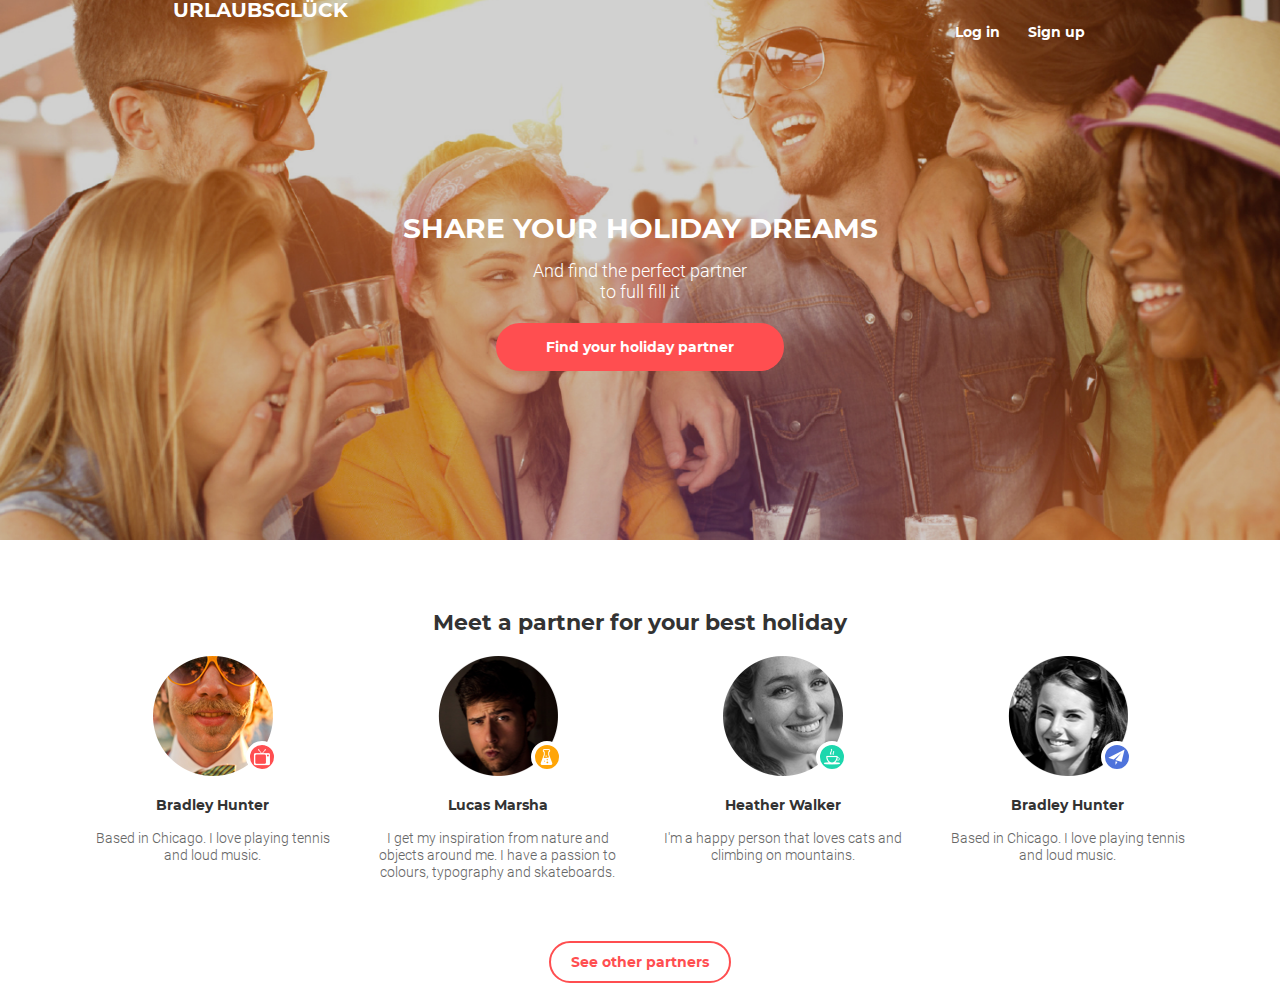
<file: module--9/index.html>
<!DOCTYPE html>
<html lang="en">
<head>
  <meta charset="UTF-8">
  <meta name="viewport" content="width=device-width, initial-scale=1.0">
  <title>Homework9</title>
  <link rel="stylesheet" href="css/fonts.css">
  <link rel="stylesheet" href="css/reset.css">
  <link rel="stylesheet" href="css/bootstrap-grid.css">
  <link rel="stylesheet" href="css/style.css">
</head>
<body>
  <!-- START HEADER -->
  <div class="cover">
  <div class="container my_cont header">
        <div class="row my_row_header flex-reverse">
          <div class="col-12 col-md-4 my_col">
            <a class="logo" href="">URLAUBSGLÜCK</a>
          </div>
            <div class="col-12 col-md-4 my_col my_col_header">
                      <a class="item_link" href="">Log in</a>
                      <a class="item_link" href="">Sign up</a>
            </div>
        </div>
<!-- HOLIDAY -->
        <div class="row my_row">
            <div class="col-12 col-md-8 my_col">
                  <h2 class="after_header_title">Share Your Holiday Dreams</h2>
                  <p class="after_header_sub_title">And find the perfect partner to full fill it</p>
                <button class="find_holiday">Find your holiday partner</button>
              </div>
              </div>
            </div>
    </div>
    <!-- Partner -->
    <div class="container">
        <div class="row my_row">
          <div class="col-12 my_col">
            <h2 class="partner_title">Meet a partner for your best holiday</h2>
          </div>
        </div>
          <div class="row my_row">
              <div class="col_item col-12 col-md-5 col-lg-3 my_col">
                    <div class="avatar_tv">
                        <img src="img/Layer 6.png" alt="" width="120" height="120">
                      </div>
                  <p class="partner_name">Bradley Hunter</p>
                  <p class="partner_about">Based in Chicago. I love playing tennis and loud music.</p>
              </div>
              <div class="col_item col-12 col-md-5 col-lg-3 my_col">
                      <div class="avatar_colb">
                        <img src="img/Layer 8.png" alt="" width="120" height="120">
                      </div>
                      <p class="partner_name">Lucas Marsha</p>
                       <p class="partner_about">I get my inspiration from nature and objects around me. I have a passion to colours, typography and skateboards.</p>
                      </div>
                      <div class="col_item col-12 col-md-5 col-lg-3 my_col">
                      <div class="avatar_cup">
                          <img src="img/Layer 7.png" alt="" width="120" height="120">
                      </div>
                      <p class="partner_name">Heather Walker</p>
                      <p class="partner_about">I'm a happy person that loves cats and climbing on mountains.</p>
                    </div>
                    <div class="col_item col-12 col-md-5 col-lg-3 my_col">
                      <div class="avatar_letter">
                          <img src="img/Layer 9.png" alt="" width="120" height="120">
                      </div>
                      <p class="partner_name">Bradley Hunter</p>
                      <p class="partner_about">Based in Chicago. I love playing tennis and loud music.</p>
                    </div>    
      </div>
    </div>
    <div class="row my_row">
      <div class="col-12 my_col">
        <button class="see_other">See other partners</button>
      </div>
    </div>
</body>
</html>
</file>
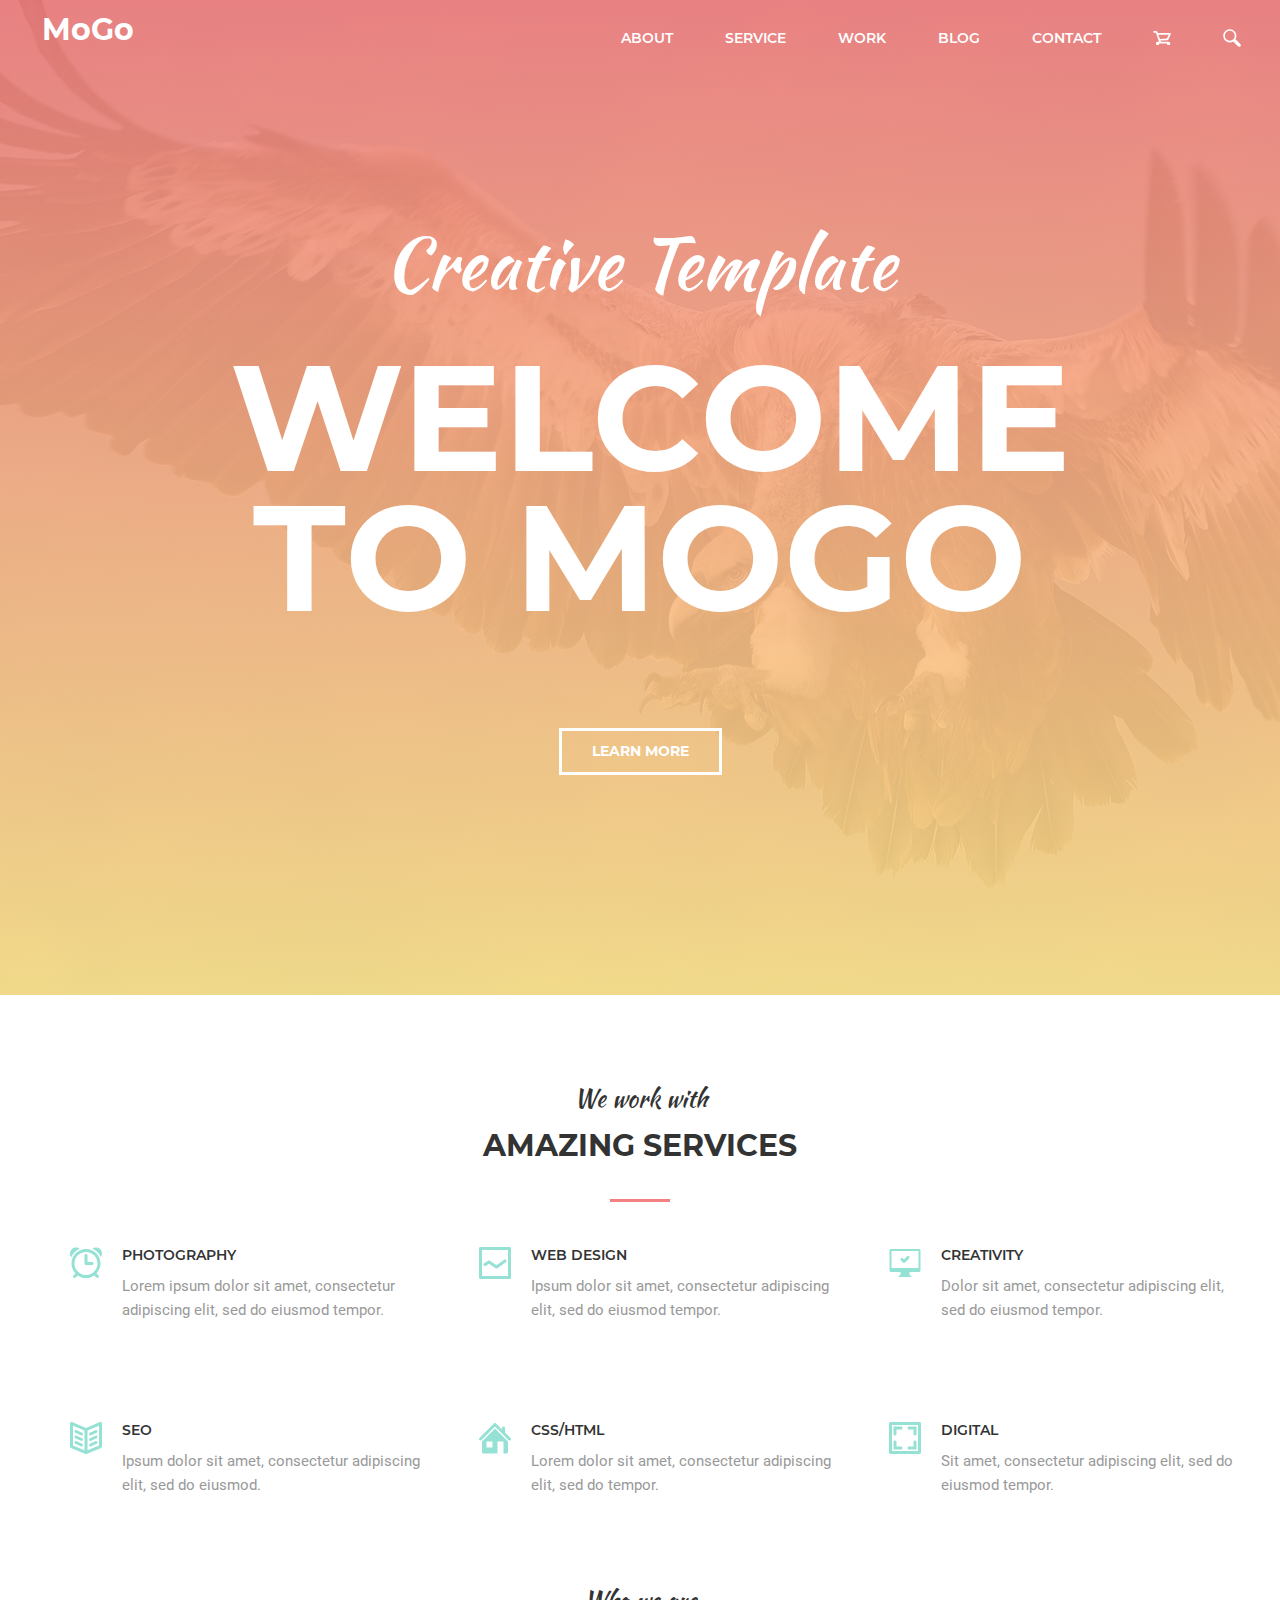
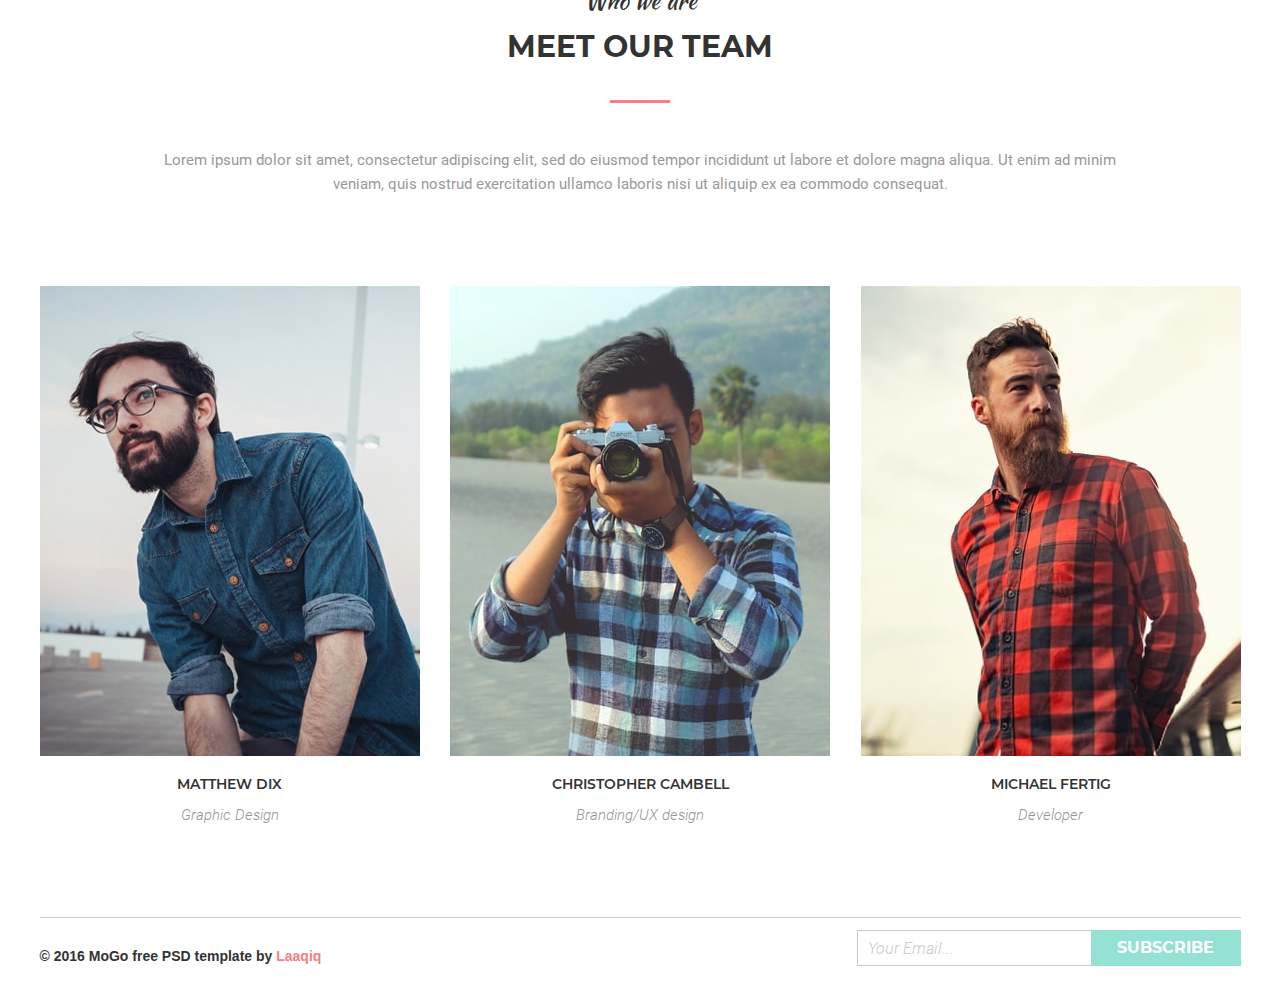
<file: module-10/index.html>
<!DOCTYPE html>
<html lang="en">
<head>
    <meta charset="UTF-8">
    <meta name="viewport" content="width=device-width, initial-scale=1.0">
    <title>Homework10</title>
    <link rel="stylesheet" href="css/normalize.css">
    <link rel="stylesheet" href="css/fonts.css">
    <link rel="stylesheet" href="css/style.css">
</head>
<body>
    <!-- START HEADER -->
    
    <header class="header">
        <div class="cover">
        <div class="container"> 
            <nav class="nav">
                <a class="nav__logo link" href="">MoGo</a>
                <ul class="nav__list list">
                    <li class="nav__item">
                        <a class="nav__link link" href="">About</a>
                    </li>
                    <li class="nav__item">
                        <a class="nav__link link" href="">Service</a>
                    </li>
                    <li class="nav__item">
                        <a class="nav__link link" href="">Work</a>
                    </li>
                    <li class="nav__item">
                        <a class="nav__link link" href="">Blog</a>
                    </li>
                    <li class="nav__item">
                        <a class="nav__link link" href="">Contact</a>
                    </li>
                    <li class="nav__item">
                        <a class="nav__linka" href="">
                            <svg width="18" height="18">
                                <use xlink:href="icons/symbol-defs.svg#icon_cart"></use>    
                            </svg>
                        </a>
                    </li>
                    <li class="nav__item">
                        <a class="nav__linka" href="">
                            <svg width="18" height="18">
                                <use xlink:href="icons/symbol-defs.svg#icon_glass"></use>    
                            </svg>
                        </a>
                    </li>
                </ul>
            </nav>
        
    <!-- END HEADER -->
   
        <!-- START WELCOME -->
        <section class="section section__welcome">
            <div class="container">
                <h2 class="section__title--welcome section__title"><span class="section__span-welcome section__span-title">Creative Template </span>Welcome to mogo</h2>
                <button class="section__btn">Learn more</button>
            </div>
        </section>
        </div>
        </div>
    </header>
        <!-- END WELCOME -->
        <main>    
        <!-- START SERVICE -->
        <section class="section">
            <div class="container">
                <h2 class="section__title"><span class="section__span section__span-title">We work with </span>Amazing Services</h2>
                <ul class="section__list list">
                    <li class="section__item section__item--service">
                        <div class="section__icon">
                            <svg width="32" height="32">
                                <use xlink:href="icons/symbol-defs.svg#icon_clock"></use>
                            </svg>
                        </div>
                        <h3 class="section__item-title">Photography</h3>
                        <p class="section__item-about about">Lorem ipsum dolor sit amet, consectetur adipiscing elit, sed do eiusmod tempor.</p>
                    </li>
                    <li class="section__item section__item--service">
                        <div class="section__icon">
                            <svg width="32" height="32">
                                <use xlink:href="icons/symbol-defs.svg#icon_graph"></use>
                            </svg>
                        </div>
                        <h3 class="section__item-title">Web Design</h3>
                        <p class="section__item-about about">Ipsum dolor sit amet, consectetur adipiscing elit, sed do eiusmod tempor.</p>
                    </li>
                    <li class="section__item section__item--service">
                        <div class="section__icon">
                            <svg width="32" height="32">
                                <use xlink:href="icons/symbol-defs.svg#icon_computer"></use>
                            </svg>
                        </div>
                        <h3 class="section__item-title">Creativity</h3>
                        <p class="section__item-about about">Dolor sit amet, consectetur adipiscing elit, sed do eiusmod tempor.</p>
                    </li>
                    <li class="section__item section__item--service">
                        <div class="section__icon">
                            <svg width="32" height="32">
                                <use xlink:href="icons/symbol-defs.svg#icon_book"></use>
                            </svg>
                        </div>
                        <h3 class="section__item-title">Seo</h3>
                        <p class="section__item-about about">Ipsum dolor sit amet, consectetur adipiscing elit, sed do eiusmod.</p>
                    </li>
                    <li class="section__item section__item--service">
                        <div class="section__icon">
                            <svg width="32" height="32">
                                <use xlink:href="icons/symbol-defs.svg#icon_house"></use>
                            </svg>
                        </div>
                        <h3 class="section__item-title">Css/Html</h3>
                        <p class="section__item-about about">Lorem dolor sit amet, consectetur adipiscing elit, sed do tempor.</p>
                    </li>
                    <li class="section__item section__item--service">
                        <div class="section__icon">
                            <svg width="32" height="32">
                                <use xlink:href="icons/symbol-defs.svg#icon_digital"></use>
                            </svg>
                        </div>
                        <h3 class="section__item-title">Digital</h3>
                        <p class="section__item-about about">Sit amet, consectetur adipiscing elit, sed do eiusmod tempor.</p>
                    </li>
                </ul>
            </div>
        </section>
        <!-- END SERVICE -->

        <!-- START MEET OUR TEAM -->
        <section class="section">
            <div class="container">
                <h2 class="section__title"><span class="section__span-title">Who we are </span>Meet our team</h2>
                <p class="section__about about">Lorem ipsum dolor sit amet, consectetur adipiscing elit, sed do eiusmod tempor incididunt ut labore et dolore magna aliqua. Ut enim ad minim veniam, quis nostrud exercitation ullamco laboris nisi ut aliquip ex ea commodo consequat.</p>
                <ul class="section__list--team list">
                    <li class="section__item--team">
                        <div class="section__item-avatar-wrap">
                                <img class="section__item-avatar" srcset="img/Layer16.jpg 380w, img/Layer16@2x.jpg 760w" 
                                sizes="380px"
                                src="img/Layer16.jpg"
                                alt="" height="470">
                            <div class="section__social-wrap">
                                <ul class="section__social-list list">
                                    <li class="section__social-item">
                                        <a class="section__social-link" href="">
                                            <svg class="section__social-icon" width="26" height="26">
                                                <use xlink:href="icons/symbol-defs.svg#icon_facebook"></use>
                                            </svg>
                                        </a>
                                    </li>
                                    <li class="section__social-item">
                                        <a class="section__social-link" href="">
                                            <svg width="26" height="22">
                                                <use xlink:href="icons/symbol-defs.svg#icon_twitter"></use>
                                            </svg>
                                        </a>
                                    </li>
                                    <li class="section__social-item">
                                        <a class="section__social-link" href="">
                                            <svg width="26" height="26">
                                                <use xlink:href="icons/symbol-defs.svg#icon_pinterest"></use>
                                            </svg>
                                        </a>
                                    </li>
                                    <li class="section__social-item">
                                        <a class="section__social-link" href="">
                                            <svg width="26" height="26">
                                                <use xlink:href="icons/symbol-defs.svg#icon_instagram"></use>
                                            </svg>
                                        </a>
                                    </li>     
                                </ul>
                            </div>
                        </div>
                        <h3 class="section__item-name">Matthew Dix</h3>
                        <p class="section__item-position about">Graphic Design</p>
                    </li>
                    <li class="section__item">
                        <div class="section__item-avatar-wrap">
                                <img class="section__item-avatar" srcset="img/Layer19.jpg 380w, img/Layer19@2x.jpg 760w" 
                                sizes="380px"
                                src="img/Layer19.jpg"
                                alt="" height="470">
                            <div class="section__social-wrap">
                                <ul class="section__social-list list">
                                    <li class="section__social-item">
                                        <a class="section__social-link" href="">
                                            <svg class="section__social-icon" width="26" height="26">
                                                <use xlink:href="icons/symbol-defs.svg#icon_facebook"></use>
                                            </svg>
                                        </a>
                                    </li>
                                    <li class="section__social-item">
                                        <a class="section__social-link" href="">
                                            <svg width="26" height="22">
                                                <use xlink:href="icons/symbol-defs.svg#icon_twitter"></use>
                                            </svg>
                                        </a>
                                    </li>
                                    <li class="section__social-item">
                                        <a class="section__social-link" href="">
                                            <svg width="26" height="26">
                                                <use xlink:href="icons/symbol-defs.svg#icon_pinterest"></use>
                                            </svg>
                                        </a>
                                    </li>
                                    <li class="section__social-item">
                                        <a class="section__social-link" href="">
                                            <svg width="26" height="26">
                                                <use xlink:href="icons/symbol-defs.svg#icon_instagram"></use>
                                            </svg>
                                        </a>
                                    </li>     
                                </ul>
                            </div>
                        </div>
                        <h3 class="section__item-name">Christopher Cambell</h3>
                        <p class="section__item-position about">Branding/UX design</p>
                    </li>
                    <li class="section__item">
                        <div class="section__item-avatar-wrap">
                                <img class="section__item-avatar" srcset="img/Layer18.jpg 380w, img/Layer19@2x.jpg 760w" 
                                sizes="380px"
                                src="img/Layer18.jpg"
                                alt="" height="470">
                            <div class="section__social-wrap">
                                <ul class="section__social-list list">
                                    <li class="section__social-item">
                                        <a class="section__social-link" href="">
                                            <svg class="section__social-icon" width="26" height="26">
                                                <use xlink:href="icons/symbol-defs.svg#icon_facebook"></use>
                                            </svg>
                                        </a>
                                    </li>
                                    <li class="section__social-item">
                                        <a class="section__social-link" href="">
                                            <svg width="26" height="22">
                                                <use xlink:href="icons/symbol-defs.svg#icon_twitter"></use>
                                            </svg>
                                        </a>
                                    </li>
                                    <li class="section__social-item">
                                        <a class="section__social-link" href="">
                                            <svg width="26" height="26">
                                                <use xlink:href="icons/symbol-defs.svg#icon_pinterest"></use>
                                            </svg>
                                        </a>
                                    </li>
                                    <li class="section__social-item">
                                        <a class="section__social-link" href="">
                                            <svg width="26" height="26">
                                                <use xlink:href="icons/symbol-defs.svg#icon_instagram"></use>
                                            </svg>
                                        </a>
                                    </li>     
                                </ul>
                            </div>
                        </div>
                        <h3 class="section__item-name">Michael Fertig</h3>
                        <p class="section__item-position about">Developer</p>
                    </li>
                </ul>
            </div>
        </section>
    <!-- END MEET OUR TEAM -->

    <!-- START FOOTER -->
    <footer class="footer">
        <div class="container">
            <div class="footer__content">
                <p>&copy; 2016 MoGo free PSD template by <span> Laaqiq</span></p>
                <form >
                    <input class="input" type="email" placeholder="  Your Email..." required>
                    <button class="button__subscribe">Subscribe</button>
                </form>
            </div>
        </div>
    </footer>
    </main>
</body>
</html>
</file>
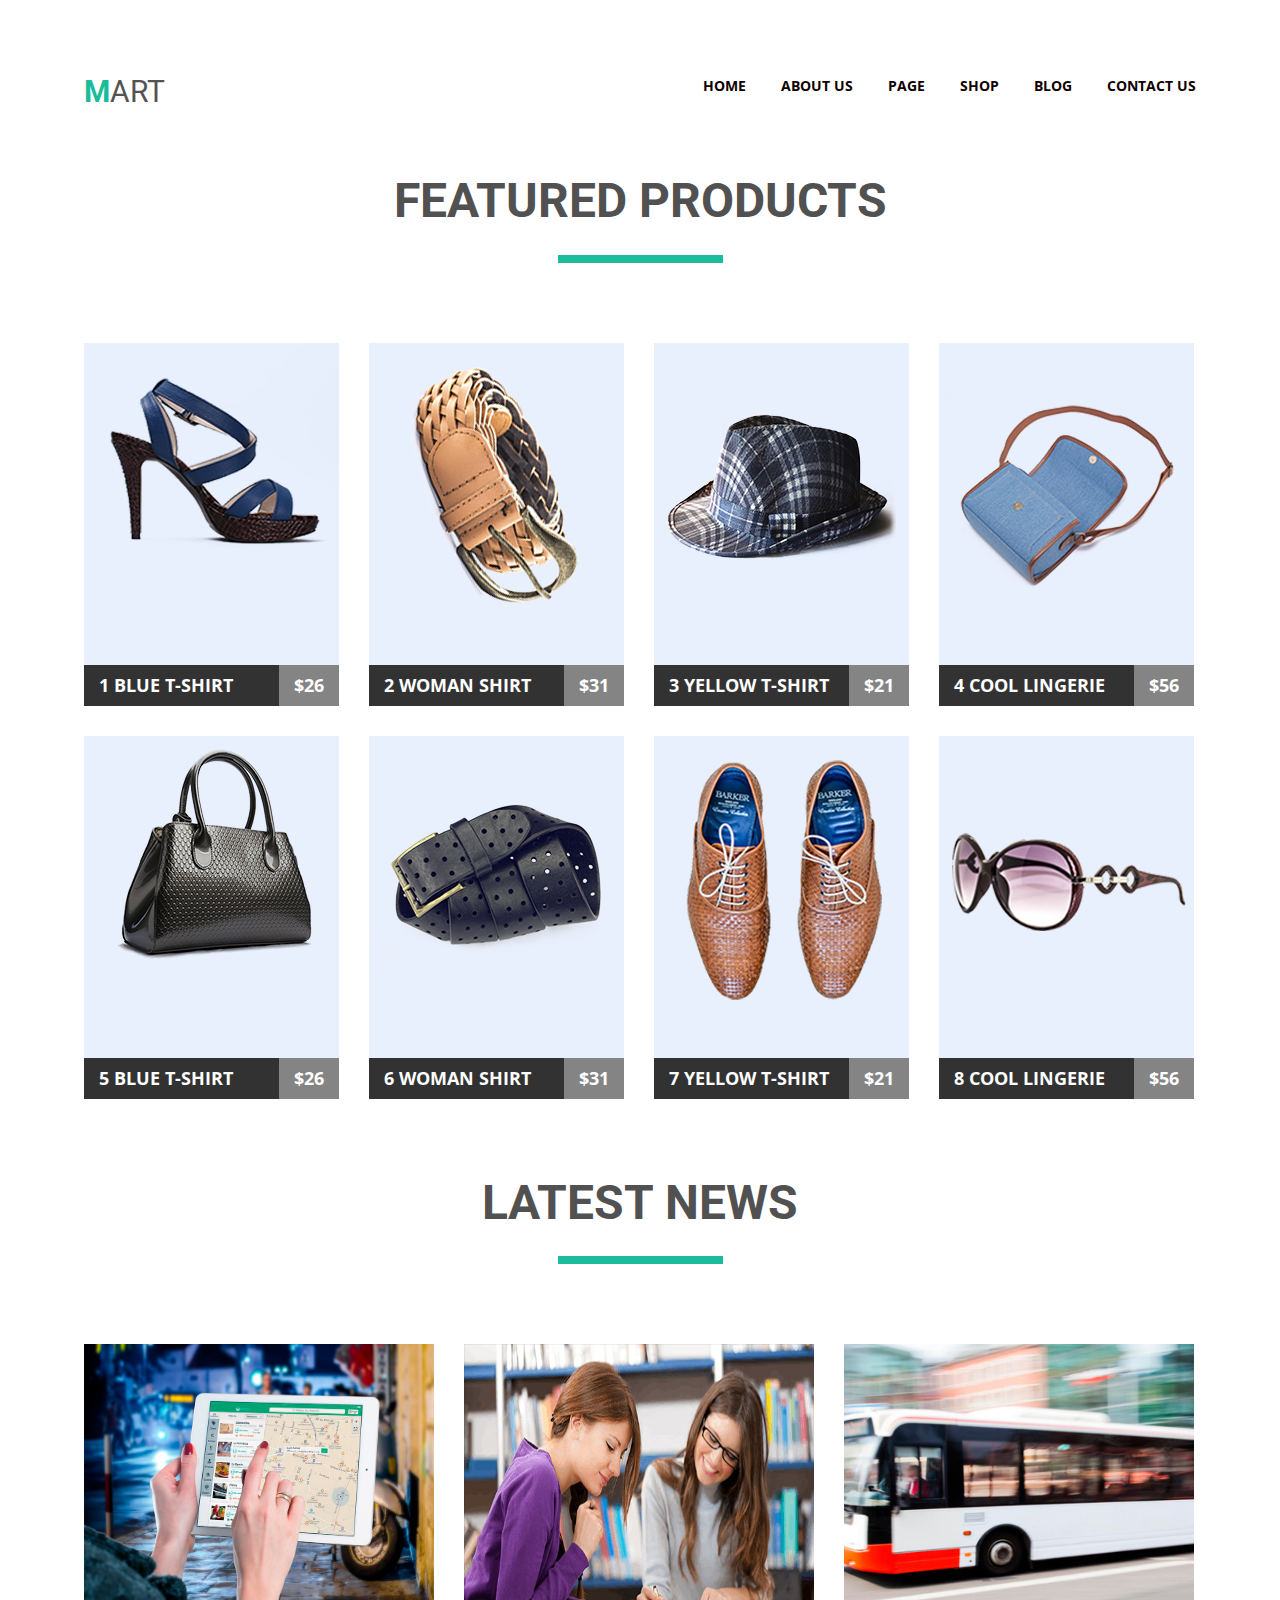
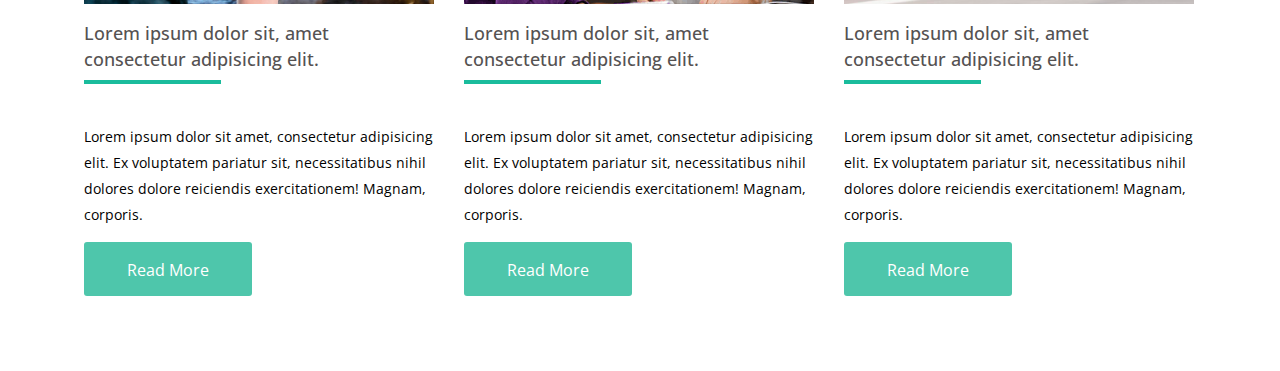
<file: module-4/index.html>
<!DOCTYPE html>
<html lang="en">
    <head>
        <meta charset="UTF-8">
        <meta name="viewport" content="width=device-width, initial-scale=1.0">
        <title>Homework 4</title>
        <link href="https://fonts.googleapis.com/css?family=Roboto:300,300i,400,400i,500,500i,700,700i,900,900i&display=swap&subset=cyrillic" rel="stylesheet">
        <link href="https://fonts.googleapis.com/css?family=Open+Sans:300,300i,400,400i,600,600i,700,700i,800,800i&display=swap&subset=cyrillic" rel="stylesheet">
        <link rel="stylesheet" href="css/reset.css">
        <link rel="stylesheet" href="css/style.css">
    </head>
    <body>
        <div class="wrapper">
            <!-- start header -->
            <header class="header clearfix">
                <a href="">
                    <span class="header__logo">
                    Mart  
                </span>
                </a>

                <nav class="header__nav">
                    <ul class="header__nav-list">
                        <li class="header__nav-item">
                            <a class="header__nav-link" href="#">home</a>
                        </li>
                        <li class="header__nav-item">
                            <a class="header__nav-link" href="">about us</a>
                        </li>
                        <li class="header__nav-item">
                            <a class="header__nav-link" href="">page</a>
                        </li>
                        <li class="header__nav-item">
                            <a class="header__nav-link" href="#blog">shop</a>
                        </li>
                        <li class="header__nav-item">
                            <a class="header__nav-link" href="#blog">blog</a>
                        </li>
                        <li class="header__nav-item">
                            <a class="header__nav-link" href="#blog">contact us</a>
                        </li>
                    </ul>
                </nav>
            </header>
            <!-- end header -->
            <main>
                <section class="sc products">
                    <h2 class="h2">
                        FEATURED PRODUCTS
                    </h2>
                    <ul class="products__list clearfix">
                        <li class="products__item">
                            <a href="#">
                            <img class="products__cover" src="img/product1.png" alt="">
                            <div class="products__desc clearfix">
                                <span class="products__name">Blue T-Shirt</span>
                                <span class="products__price">$26</span>
                            </div>
                            </a>
                        </li>
                        <li class="products__item">
                            <a href="#">
                            <img class="products__cover" src="img/product2.png" alt="">
                            <div class="products__desc clearfix">
                                <span class="products__name">Woman  Shirt</span>
                                <span class="products__price">$31</span>
                            </div>
                            </a>
                        </li>
                        <li class="products__item">
                            <a href="#">
                            <img class="products__cover" src="img/product9.png" alt="">
                            <div class="products__desc clearfix">
                                <span class="products__name">Yellow T-Shirt</span>
                                <span class="products__price">$21</span>
                            </div>
                            </a>
                        </li>
                        <li class="products__item">
                            <a href="#">
                            <img class="products__cover" src="img/product4.png" alt="">
                            <div class="products__desc clearfix">
                                <span class="products__name">Cool Lingerie</span>
                                <span class="products__price">$56</span>
                            </div>
                            </a>
                        </li>
                        <li class="products__item">
                            <a href="#">
                            <img class="products__cover" src="img/product3.png" alt="">
                            <div class="products__desc clearfix">
                                <span class="products__name">Blue T-shirt</span>
                                <span class="products__price">$26</span>
                            </div>
                            </a>
                        </li>
                        <li class="products__item">
                            <a href="#">
                            <img class="products__cover" src="img/product5.png" alt="">
                            <div class="products__desc clearfix">
                                <span class="products__name">Woman Shirt</span>
                                <span class="products__price">$31</span>
                            </div>
                            </a>
                        </li>
                        <li class="products__item">
                            <a href="#">
                            <img class="products__cover" src="img/product6.png" alt="">
                            <div class="products__desc clearfix">
                                <span class="products__name">Yellow T-shirt</span>
                                <span class="products__price">$21</span>
                            </div>
                            </a>
                        </li>
                        <li class="products__item">
                            <a href="#">
                            <img class="products__cover" src="img/product8.png" alt="">
                            <div class="products__desc clearfix">
                                <span class="products__name">Cool Lingerie</span>
                                <span class="products__price">$56</span>
                            </div>
                            </a>
                        </li>
                    </ul>
                </section>

                <section class="sc news">
                    <h2 class="h2">
                        LATEST NEWS
                    </h2>
                    <ul class="news__list clearfix">
                        <li class="news__item">
                            <img src="img/ipad.jpg" alt="" class="news__cover" width="340px" height="260px" >    
                            <h3 class="news__title">Lorem ipsum dolor sit, amet consectetur adipisicing elit.</h3>
                            <p class="news__text">Lorem ipsum dolor sit amet, consectetur adipisicing elit. Ex voluptatem pariatur sit, necessitatibus nihil dolores dolore reiciendis exercitationem! Magnam, corporis.</p>
                            <a class="news__link">Read More</a>
                        </li>
                        <li class="news__item">
                            <img src="img/students.png" alt="" class="news__cover" width="340px" height="260px">
                            <h3 class="news__title">Lorem ipsum dolor sit, amet consectetur adipisicing elit.</h3>
                            <p class="news__text">Lorem ipsum dolor sit amet, consectetur adipisicing elit. Ex voluptatem pariatur sit, necessitatibus nihil dolores dolore reiciendis exercitationem! Magnam, corporis.</p>
                            <a class="news__link">Read More</a>
                        </li>
                        <li class="news__item">
                            <img src="img/bus.jpg" alt="" class="news__cover" width="340px" height="260px">
                            <h3 class="news__title">Lorem ipsum dolor sit, amet consectetur adipisicing elit.</h3>
                            <p class="news__text">Lorem ipsum dolor sit amet, consectetur adipisicing elit. Ex voluptatem pariatur sit, necessitatibus nihil dolores dolore reiciendis exercitationem! Magnam, corporis.</p>
                            <a class="news__link">Read More</a>
                        </li>
                    </ul>
                </section>
            </main>
            <!-- <footer class="footer">
                &copy; 2020 super comand
            </footer> -->
        </div>
    </body>
</html>
</file>
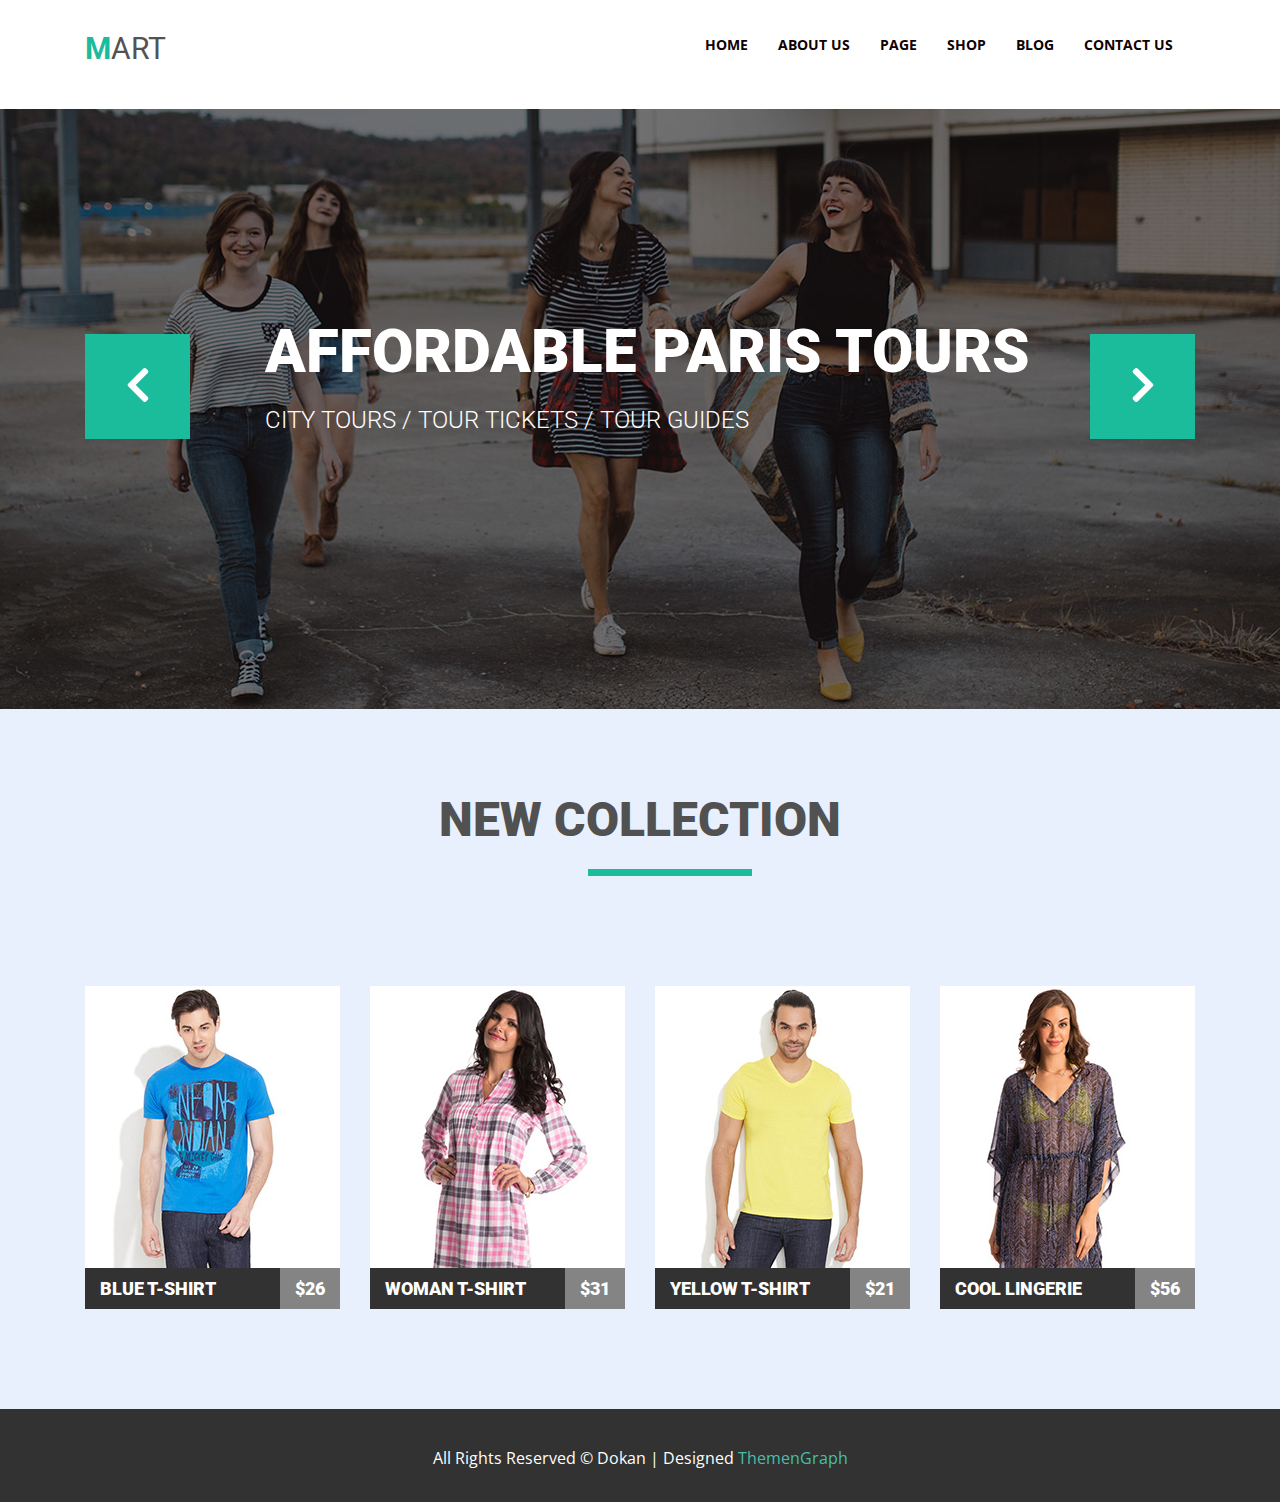
<file: module-5/index.html>
<!DOCTYPE html>
<html lang="en">
<head>
    <meta charset="UTF-8">
    <meta name="viewport" content="width=device-width, initial-scale=1.0">
    <title>Homework5</title>
    <link href="https://fonts.googleapis.com/css?family=Open+Sans:400,700&display=swap" rel="stylesheet">
    <link href="https://fonts.googleapis.com/css?family=Roboto:300,900&display=swap" rel="stylesheet">
    <link rel="stylesheet" href="css/reset.css">
    <link rel="stylesheet" href="css/style.css">
</head>
<body>
    <!-- START HEADER -->
    <header class="page__header container clearfix">
        <a class="header__logo" href="">Mart</a>
    <nav class="page__nav" >
        <ul class="site__nav clearfix">
            <li><a href=""> Home</a></li>
            <li><a href=""> About Us</a></li>
            <li><a href=""> Page</a></li>
            <li><a href=""> Shop</a></li>
            <li><a href=""> Blog</a></li>
            <li><a href=""> Contact Us</a></li>
        </ul>
    </nav>    
    </header>
    <!-- END HEADER -->
    <main>
        <!-- START SLIDE -->
        <section class="slider">
           <div class="slider__cover">
                <div class="slider__cover__opacity">
                      <div class="slider__cover__container">
                            <button class="button__prev">
                                <svg aria-hidden="true" focusable="false" data-prefix="fas" data-icon="chevron-left" class="svg-inline--fa fa-chevron-left fa-w-10" role="img" xmlns="http://www.w3.org/2000/svg" viewBox="0 0 320 512"><path fill="#ffffff" d="M34.52 239.03L228.87 44.69c9.37-9.37 24.57-9.37 33.94 0l22.67 22.67c9.36 9.36 9.37 24.52.04 33.9L131.49 256l154.02 154.75c9.34 9.38 9.32 24.54-.04 33.9l-22.67 22.67c-9.37 9.37-24.57 9.37-33.94 0L34.52 272.97c-9.37-9.37-9.37-24.57 0-33.94z"></path></svg>
                            </button>
                            <button class="button__next">
                                <svg aria-hidden="true" focusable="false" data-prefix="fas" data-icon="chevron-right" class="svg-inline--fa fa-chevron-right fa-w-10" role="img" xmlns="http://www.w3.org/2000/svg" viewBox="0 0 320 512"><path fill="#ffffff" d="M285.476 272.971L91.132 467.314c-9.373 9.373-24.569 9.373-33.941 0l-22.667-22.667c-9.357-9.357-9.375-24.522-.04-33.901L188.505 256 34.484 101.255c-9.335-9.379-9.317-24.544.04-33.901l22.667-22.667c9.373-9.373 24.569-9.373 33.941 0L285.475 239.03c9.373 9.372 9.373 24.568.001 33.941z"></path></svg>
                            </button>
                      
                
                        <div class="slider__text">
                            <h3 class="slider__tittle">AFFORDABLE PARIS TOURS</h3>
                            <p class="slider__desc">CITY TOURS / TOUR TICKETS / TOUR GUIDES</p>
                        </div>
                    </div>  
                </div>
            </div>               
        </section>
        
        <!-- NEW COLLECTION -->
        <section class="collection container">
            <div class="container">
            <h2>NEW COLLECTION</h2>
                <ul class="collection__list clearfix">
                    <li class="collection__item"> 
                        <div class="card__content">
                            <img class="collection__cover" src="img/category-1.jpg" alt="" width="255" height="282">
                          <div class="card__background" >
                            <ul class="icons">
                                <li> 
                                    <button>
                                        <svg aria-hidden="true" focusable="false" data-prefix="far" data-icon="heart" class="svg-inline--fa fa-heart fa-w-16" role="img" xmlns="http://www.w3.org/2000/svg" viewBox="0 0 512 512"><path fill="#ffffff" d="M458.4 64.3C400.6 15.7 311.3 23 256 79.3 200.7 23 111.4 15.6 53.6 64.3-21.6 127.6-10.6 230.8 43 285.5l175.4 178.7c10 10.2 23.4 15.9 37.6 15.9 14.3 0 27.6-5.6 37.6-15.8L469 285.6c53.5-54.7 64.7-157.9-10.6-221.3zm-23.6 187.5L259.4 430.5c-2.4 2.4-4.4 2.4-6.8 0L77.2 251.8c-36.5-37.2-43.9-107.6 7.3-150.7 38.9-32.7 98.9-27.8 136.5 10.5l35 35.7 35-35.7c37.8-38.5 97.8-43.2 136.5-10.6 51.1 43.1 43.5 113.9 7.3 150.8z"></path></svg>
                                    </button>
                                </li>
                                <li> 
                                    <button>
                                        <svg aria-hidden="true" focusable="false" data-prefix="fas" data-icon="random" class="svg-inline--fa fa-random fa-w-16" role="img" xmlns="http://www.w3.org/2000/svg" viewBox="0 0 512 512"><path fill="#ffffff" d="M504.971 359.029c9.373 9.373 9.373 24.569 0 33.941l-80 79.984c-15.01 15.01-40.971 4.49-40.971-16.971V416h-58.785a12.004 12.004 0 0 1-8.773-3.812l-70.556-75.596 53.333-57.143L352 336h32v-39.981c0-21.438 25.943-31.998 40.971-16.971l80 79.981zM12 176h84l52.781 56.551 53.333-57.143-70.556-75.596A11.999 11.999 0 0 0 122.785 96H12c-6.627 0-12 5.373-12 12v56c0 6.627 5.373 12 12 12zm372 0v39.984c0 21.46 25.961 31.98 40.971 16.971l80-79.984c9.373-9.373 9.373-24.569 0-33.941l-80-79.981C409.943 24.021 384 34.582 384 56.019V96h-58.785a12.004 12.004 0 0 0-8.773 3.812L96 336H12c-6.627 0-12 5.373-12 12v56c0 6.627 5.373 12 12 12h110.785c3.326 0 6.503-1.381 8.773-3.812L352 176h32z"></path></svg>
                                    </button>
                                </li>
                                <li> 
                                    <button>
                                        <svg aria-hidden="true" focusable="false" data-prefix="far" data-icon="clock" class="svg-inline--fa fa-clock fa-w-16" role="img" xmlns="http://www.w3.org/2000/svg" viewBox="0 0 512 512"><path fill="#ffffff" d="M256 8C119 8 8 119 8 256s111 248 248 248 248-111 248-248S393 8 256 8zm0 448c-110.5 0-200-89.5-200-200S145.5 56 256 56s200 89.5 200 200-89.5 200-200 200zm61.8-104.4l-84.9-61.7c-3.1-2.3-4.9-5.9-4.9-9.7V116c0-6.6 5.4-12 12-12h32c6.6 0 12 5.4 12 12v141.7l66.8 48.6c5.4 3.9 6.5 11.4 2.6 16.8L334.6 349c-3.9 5.3-11.4 6.5-16.8 2.6z"></path></svg>
                                    </button>
                                </li>
                            </ul>
                            <ul class="icons__basket">
                                <li> 
                                    <button>
                                        <svg aria-hidden="true" focusable="false" data-prefix="fas" data-icon="shopping-cart" class="svg-inline--fa fa-shopping-cart fa-w-18" role="img" xmlns="http://www.w3.org/2000/svg" viewBox="0 0 576 512"><path fill="#ffffff" d="M528.12 301.319l47.273-208C578.806 78.301 567.391 64 551.99 64H159.208l-9.166-44.81C147.758 8.021 137.93 0 126.529 0H24C10.745 0 0 10.745 0 24v16c0 13.255 10.745 24 24 24h69.883l70.248 343.435C147.325 417.1 136 435.222 136 456c0 30.928 25.072 56 56 56s56-25.072 56-56c0-15.674-6.447-29.835-16.824-40h209.647C430.447 426.165 424 440.326 424 456c0 30.928 25.072 56 56 56s56-25.072 56-56c0-22.172-12.888-41.332-31.579-50.405l5.517-24.276c3.413-15.018-8.002-29.319-23.403-29.319H218.117l-6.545-32h293.145c11.206 0 20.92-7.754 23.403-18.681z"></path></svg>
                                    <p>Add To Card</p>
                                    </button>
                                </li>
                            </ul>                                
                          </div>
                        </div>    
                            <div class="collection__desc clearfix">
                                <span class="collection__name">Blue T-Shirt</span>
                                <span class="collection__price">$26</span>
                            </div>
                    </li>
                    <li class="collection__item"> 
                        <div class="card__content">
                            <img class="collection__cover" src="img/category-2.jpg" alt="" width="255" height="282">
                          <div class="card__background" >
                            <ul class="icons">
                                <li> 
                                    <button>
                                        <svg aria-hidden="true" focusable="false" data-prefix="far" data-icon="heart" class="svg-inline--fa fa-heart fa-w-16" role="img" xmlns="http://www.w3.org/2000/svg" viewBox="0 0 512 512"><path fill="#ffffff" d="M458.4 64.3C400.6 15.7 311.3 23 256 79.3 200.7 23 111.4 15.6 53.6 64.3-21.6 127.6-10.6 230.8 43 285.5l175.4 178.7c10 10.2 23.4 15.9 37.6 15.9 14.3 0 27.6-5.6 37.6-15.8L469 285.6c53.5-54.7 64.7-157.9-10.6-221.3zm-23.6 187.5L259.4 430.5c-2.4 2.4-4.4 2.4-6.8 0L77.2 251.8c-36.5-37.2-43.9-107.6 7.3-150.7 38.9-32.7 98.9-27.8 136.5 10.5l35 35.7 35-35.7c37.8-38.5 97.8-43.2 136.5-10.6 51.1 43.1 43.5 113.9 7.3 150.8z"></path></svg>
                                    </button>
                                </li>
                                <li> 
                                    <button>
                                        <svg aria-hidden="true" focusable="false" data-prefix="fas" data-icon="random" class="svg-inline--fa fa-random fa-w-16" role="img" xmlns="http://www.w3.org/2000/svg" viewBox="0 0 512 512"><path fill="#ffffff" d="M504.971 359.029c9.373 9.373 9.373 24.569 0 33.941l-80 79.984c-15.01 15.01-40.971 4.49-40.971-16.971V416h-58.785a12.004 12.004 0 0 1-8.773-3.812l-70.556-75.596 53.333-57.143L352 336h32v-39.981c0-21.438 25.943-31.998 40.971-16.971l80 79.981zM12 176h84l52.781 56.551 53.333-57.143-70.556-75.596A11.999 11.999 0 0 0 122.785 96H12c-6.627 0-12 5.373-12 12v56c0 6.627 5.373 12 12 12zm372 0v39.984c0 21.46 25.961 31.98 40.971 16.971l80-79.984c9.373-9.373 9.373-24.569 0-33.941l-80-79.981C409.943 24.021 384 34.582 384 56.019V96h-58.785a12.004 12.004 0 0 0-8.773 3.812L96 336H12c-6.627 0-12 5.373-12 12v56c0 6.627 5.373 12 12 12h110.785c3.326 0 6.503-1.381 8.773-3.812L352 176h32z"></path></svg>
                                    </button>
                                </li>
                                <li> 
                                    <button>
                                        <svg aria-hidden="true" focusable="false" data-prefix="far" data-icon="clock" class="svg-inline--fa fa-clock fa-w-16" role="img" xmlns="http://www.w3.org/2000/svg" viewBox="0 0 512 512"><path fill="#ffffff" d="M256 8C119 8 8 119 8 256s111 248 248 248 248-111 248-248S393 8 256 8zm0 448c-110.5 0-200-89.5-200-200S145.5 56 256 56s200 89.5 200 200-89.5 200-200 200zm61.8-104.4l-84.9-61.7c-3.1-2.3-4.9-5.9-4.9-9.7V116c0-6.6 5.4-12 12-12h32c6.6 0 12 5.4 12 12v141.7l66.8 48.6c5.4 3.9 6.5 11.4 2.6 16.8L334.6 349c-3.9 5.3-11.4 6.5-16.8 2.6z"></path></svg>
                                    </button>
                                </li>
                            </ul>
                            <ul class="icons__basket">
                                <li> 
                                    <button>
                                        <svg aria-hidden="true" focusable="false" data-prefix="fas" data-icon="shopping-cart" class="svg-inline--fa fa-shopping-cart fa-w-18" role="img" xmlns="http://www.w3.org/2000/svg" viewBox="0 0 576 512"><path fill="#ffffff" d="M528.12 301.319l47.273-208C578.806 78.301 567.391 64 551.99 64H159.208l-9.166-44.81C147.758 8.021 137.93 0 126.529 0H24C10.745 0 0 10.745 0 24v16c0 13.255 10.745 24 24 24h69.883l70.248 343.435C147.325 417.1 136 435.222 136 456c0 30.928 25.072 56 56 56s56-25.072 56-56c0-15.674-6.447-29.835-16.824-40h209.647C430.447 426.165 424 440.326 424 456c0 30.928 25.072 56 56 56s56-25.072 56-56c0-22.172-12.888-41.332-31.579-50.405l5.517-24.276c3.413-15.018-8.002-29.319-23.403-29.319H218.117l-6.545-32h293.145c11.206 0 20.92-7.754 23.403-18.681z"></path></svg>
                                    <p>Add To Card</p>
                                    </button>
                                </li>
                            </ul>                                
                          </div>
                        </div>
                            <div class="collection__desc clearfix">
                                <span class="collection__name">Woman T-Shirt</span>
                                <span class="collection__price">$31</span>
                            </div>
                    </li>
                    <li class="collection__item"> 
                        <div class="card__content">
                            <img class="collection__cover" src="img/category-3.jpg" alt="" width="255" height="282">
                          <div class="card__background" >
                            <ul class="icons">
                                <li> 
                                    <button>
                                        <svg aria-hidden="true" focusable="false" data-prefix="far" data-icon="heart" class="svg-inline--fa fa-heart fa-w-16" role="img" xmlns="http://www.w3.org/2000/svg" viewBox="0 0 512 512"><path fill="#ffffff" d="M458.4 64.3C400.6 15.7 311.3 23 256 79.3 200.7 23 111.4 15.6 53.6 64.3-21.6 127.6-10.6 230.8 43 285.5l175.4 178.7c10 10.2 23.4 15.9 37.6 15.9 14.3 0 27.6-5.6 37.6-15.8L469 285.6c53.5-54.7 64.7-157.9-10.6-221.3zm-23.6 187.5L259.4 430.5c-2.4 2.4-4.4 2.4-6.8 0L77.2 251.8c-36.5-37.2-43.9-107.6 7.3-150.7 38.9-32.7 98.9-27.8 136.5 10.5l35 35.7 35-35.7c37.8-38.5 97.8-43.2 136.5-10.6 51.1 43.1 43.5 113.9 7.3 150.8z"></path></svg>
                                    </button>
                                </li>
                                <li> 
                                    <button>
                                        <svg aria-hidden="true" focusable="false" data-prefix="fas" data-icon="random" class="svg-inline--fa fa-random fa-w-16" role="img" xmlns="http://www.w3.org/2000/svg" viewBox="0 0 512 512"><path fill="#ffffff" d="M504.971 359.029c9.373 9.373 9.373 24.569 0 33.941l-80 79.984c-15.01 15.01-40.971 4.49-40.971-16.971V416h-58.785a12.004 12.004 0 0 1-8.773-3.812l-70.556-75.596 53.333-57.143L352 336h32v-39.981c0-21.438 25.943-31.998 40.971-16.971l80 79.981zM12 176h84l52.781 56.551 53.333-57.143-70.556-75.596A11.999 11.999 0 0 0 122.785 96H12c-6.627 0-12 5.373-12 12v56c0 6.627 5.373 12 12 12zm372 0v39.984c0 21.46 25.961 31.98 40.971 16.971l80-79.984c9.373-9.373 9.373-24.569 0-33.941l-80-79.981C409.943 24.021 384 34.582 384 56.019V96h-58.785a12.004 12.004 0 0 0-8.773 3.812L96 336H12c-6.627 0-12 5.373-12 12v56c0 6.627 5.373 12 12 12h110.785c3.326 0 6.503-1.381 8.773-3.812L352 176h32z"></path></svg>
                                    </button>
                                </li>
                                <li> 
                                    <button>
                                        <svg aria-hidden="true" focusable="false" data-prefix="far" data-icon="clock" class="svg-inline--fa fa-clock fa-w-16" role="img" xmlns="http://www.w3.org/2000/svg" viewBox="0 0 512 512"><path fill="#ffffff" d="M256 8C119 8 8 119 8 256s111 248 248 248 248-111 248-248S393 8 256 8zm0 448c-110.5 0-200-89.5-200-200S145.5 56 256 56s200 89.5 200 200-89.5 200-200 200zm61.8-104.4l-84.9-61.7c-3.1-2.3-4.9-5.9-4.9-9.7V116c0-6.6 5.4-12 12-12h32c6.6 0 12 5.4 12 12v141.7l66.8 48.6c5.4 3.9 6.5 11.4 2.6 16.8L334.6 349c-3.9 5.3-11.4 6.5-16.8 2.6z"></path></svg>
                                    </button>    
                                </li>
                            </ul>
                            <ul class="icons__basket">
                                <li> 
                                    <button>
                                        <svg aria-hidden="true" focusable="false" data-prefix="fas" data-icon="shopping-cart" class="svg-inline--fa fa-shopping-cart fa-w-18" role="img" xmlns="http://www.w3.org/2000/svg" viewBox="0 0 576 512"><path fill="#ffffff" d="M528.12 301.319l47.273-208C578.806 78.301 567.391 64 551.99 64H159.208l-9.166-44.81C147.758 8.021 137.93 0 126.529 0H24C10.745 0 0 10.745 0 24v16c0 13.255 10.745 24 24 24h69.883l70.248 343.435C147.325 417.1 136 435.222 136 456c0 30.928 25.072 56 56 56s56-25.072 56-56c0-15.674-6.447-29.835-16.824-40h209.647C430.447 426.165 424 440.326 424 456c0 30.928 25.072 56 56 56s56-25.072 56-56c0-22.172-12.888-41.332-31.579-50.405l5.517-24.276c3.413-15.018-8.002-29.319-23.403-29.319H218.117l-6.545-32h293.145c11.206 0 20.92-7.754 23.403-18.681z"></path></svg>
                                    <p>Add To Card</p>
                                    </button>
                                </li>
                            </ul>                                
                          </div>
                        </div>
                            <div class="collection__desc clearfix">
                                <span class="collection__name">Yellow T-Shirt</span>
                                <span class="collection__price">$21</span>
                            </div>
                        </a>
                    </li>
                    <li class="collection__item"> 
                        <div class="card__content">
                            <img class="collection__cover" src="img/category-4.jpg" alt="" width="255" height="282">
                          <div class="card__background" >
                            <ul class="icons">
                                <li>
                                    <button>
                                        <svg aria-hidden="true" focusable="false" data-prefix="far" data-icon="heart" class="svg-inline--fa fa-heart fa-w-16" role="img" xmlns="http://www.w3.org/2000/svg" viewBox="0 0 512 512"><path fill="#ffffff" d="M458.4 64.3C400.6 15.7 311.3 23 256 79.3 200.7 23 111.4 15.6 53.6 64.3-21.6 127.6-10.6 230.8 43 285.5l175.4 178.7c10 10.2 23.4 15.9 37.6 15.9 14.3 0 27.6-5.6 37.6-15.8L469 285.6c53.5-54.7 64.7-157.9-10.6-221.3zm-23.6 187.5L259.4 430.5c-2.4 2.4-4.4 2.4-6.8 0L77.2 251.8c-36.5-37.2-43.9-107.6 7.3-150.7 38.9-32.7 98.9-27.8 136.5 10.5l35 35.7 35-35.7c37.8-38.5 97.8-43.2 136.5-10.6 51.1 43.1 43.5 113.9 7.3 150.8z"></path></svg>
                                    </button>
                                </li>
                                <li> 
                                    <button>
                                        <svg aria-hidden="true" focusable="false" data-prefix="fas" data-icon="random" class="svg-inline--fa fa-random fa-w-16" role="img" xmlns="http://www.w3.org/2000/svg" viewBox="0 0 512 512"><path fill="#ffffff" d="M504.971 359.029c9.373 9.373 9.373 24.569 0 33.941l-80 79.984c-15.01 15.01-40.971 4.49-40.971-16.971V416h-58.785a12.004 12.004 0 0 1-8.773-3.812l-70.556-75.596 53.333-57.143L352 336h32v-39.981c0-21.438 25.943-31.998 40.971-16.971l80 79.981zM12 176h84l52.781 56.551 53.333-57.143-70.556-75.596A11.999 11.999 0 0 0 122.785 96H12c-6.627 0-12 5.373-12 12v56c0 6.627 5.373 12 12 12zm372 0v39.984c0 21.46 25.961 31.98 40.971 16.971l80-79.984c9.373-9.373 9.373-24.569 0-33.941l-80-79.981C409.943 24.021 384 34.582 384 56.019V96h-58.785a12.004 12.004 0 0 0-8.773 3.812L96 336H12c-6.627 0-12 5.373-12 12v56c0 6.627 5.373 12 12 12h110.785c3.326 0 6.503-1.381 8.773-3.812L352 176h32z"></path></svg>
                                    </button>
                                </li>
                                <li> 
                                    <button>
                                        <svg aria-hidden="true" focusable="false" data-prefix="far" data-icon="clock" class="svg-inline--fa fa-clock fa-w-16" role="img" xmlns="http://www.w3.org/2000/svg" viewBox="0 0 512 512"><path fill="#ffffff" d="M256 8C119 8 8 119 8 256s111 248 248 248 248-111 248-248S393 8 256 8zm0 448c-110.5 0-200-89.5-200-200S145.5 56 256 56s200 89.5 200 200-89.5 200-200 200zm61.8-104.4l-84.9-61.7c-3.1-2.3-4.9-5.9-4.9-9.7V116c0-6.6 5.4-12 12-12h32c6.6 0 12 5.4 12 12v141.7l66.8 48.6c5.4 3.9 6.5 11.4 2.6 16.8L334.6 349c-3.9 5.3-11.4 6.5-16.8 2.6z"></path></svg>
                                    </button>
                                </li>
                            </ul>
                            <ul class="icons__basket">
                                <li> 
                                    <button>
                                        <svg aria-hidden="true" focusable="false" data-prefix="fas" data-icon="shopping-cart" class="svg-inline--fa fa-shopping-cart fa-w-18" role="img" xmlns="http://www.w3.org/2000/svg" viewBox="0 0 576 512"><path fill="#ffffff" d="M528.12 301.319l47.273-208C578.806 78.301 567.391 64 551.99 64H159.208l-9.166-44.81C147.758 8.021 137.93 0 126.529 0H24C10.745 0 0 10.745 0 24v16c0 13.255 10.745 24 24 24h69.883l70.248 343.435C147.325 417.1 136 435.222 136 456c0 30.928 25.072 56 56 56s56-25.072 56-56c0-15.674-6.447-29.835-16.824-40h209.647C430.447 426.165 424 440.326 424 456c0 30.928 25.072 56 56 56s56-25.072 56-56c0-22.172-12.888-41.332-31.579-50.405l5.517-24.276c3.413-15.018-8.002-29.319-23.403-29.319H218.117l-6.545-32h293.145c11.206 0 20.92-7.754 23.403-18.681z"></path></svg>
                                    <p>Add To Card</p>
                                    </button>
                                </li>
                            </ul>                                
                          </div>
                        </div>
                            <div class="collection__desc clearfix">
                                <span class="collection__name">Cool Lingerie</span>
                                <span class="collection__price">$56</span>
                            </div>
                        </a>
                    </li>
                </ul>
            </div>
        </section>
    </main>
    <footer class="page__footer">
        <div class="footer__div" >
            <p class="white"> All Rights Reserved &copy; Dokan &vert; Designed <span class="green">ThemenGraph</span> </p> 
        </div>    
        </footer>
</body>
</html>
</file>
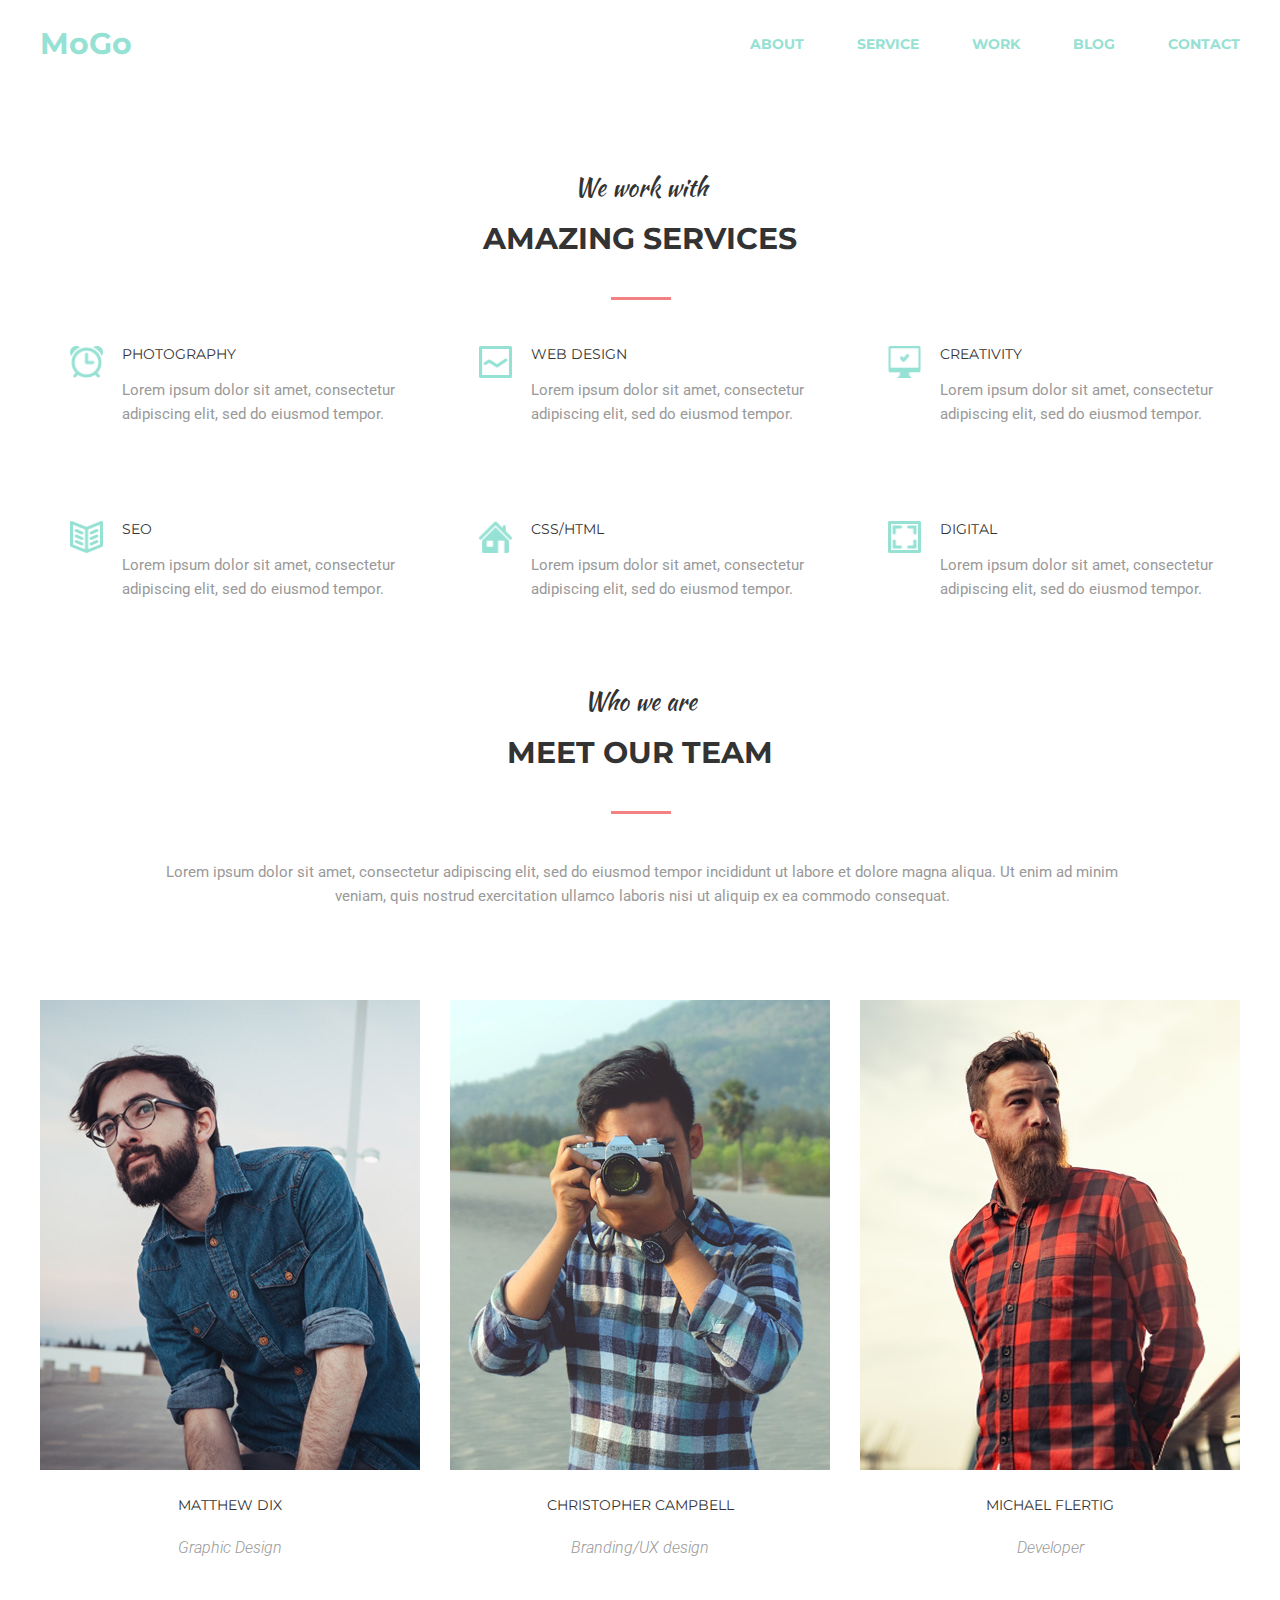
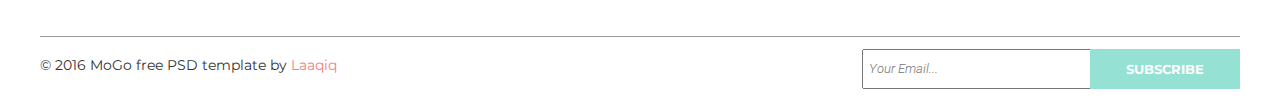
<file: module-6/index.html>
<!DOCTYPE html>
<html lang="en">
<head>
    <meta charset="UTF-8">
    <meta name="viewport" content="width=device-width, initial-scale=1.0">
    <title>Homework6</title>
    <link href="https://fonts.googleapis.com/css2?family=Roboto:ital,wght@0,400;1,300&display=swap" rel="stylesheet">
    <link href="https://fonts.googleapis.com/css2?family=Montserrat:wght@400;700&display=swap" rel="stylesheet">
    <link href="https://fonts.googleapis.com/css2?family=Kaushan+Script&display=swap" rel="stylesheet">
    <link rel="stylesheet" href="css/reset.css">
    <link rel="stylesheet" href="css/style.css">
</head>
<body>
    <!-- START HEADER -->
    <header class="page__header container">
        <nav class="page__nav">
            <a class="site__logo" href="">MoGo
            </a>
            <ul class="site__nav-list">
                <li class="site__nav-item">
                    <a href="">About</a>
                </li>
                <li class="site__nav-item">
                    <a href="">Service</a>
                </li>
                <li class="site__nav-item">
                    <a href="">Work</a>
                </li>
                <li class="site__nav-item">
                    <a href="">Blog</a>
                </li>
                <li class="site__nav-item">
                    <a href="">Contact</a>
                </li>
            </ul>
        </nav>
    </header>
    <!--END HEADER-->

    <main>
    <!--START SERVICE-->
         <section class="service">
             <div class="container">
            <h2 class="service__tittle"><span>We work with</span>Amazing Services</h2>
            <ul class="service__list">
                <li class="service__item">
                    <div class="icon">                   
                     <img src="icons/ALARM.png" alt="" width="33px" height="32px">
                    </div>
                     <h3 class="service__name">Photography</h3>
                    <p class="service__about">Lorem ipsum dolor sit amet, consectetur adipiscing elit, sed do eiusmod tempor.</p>
                </li>
                <li class="service__item">
                    <div class="icon">                   
                     <img src="icons/LINE_GRAPH.png" alt="" width="33px" height="32px">
                    </div>
                     <h3 class="service__name">Web Design</h3>
                    <p class="service__about">Lorem ipsum dolor sit amet, consectetur adipiscing elit, sed do eiusmod tempor.</p>
                </li>
                <li class="service__item">
                    <div class="icon">                   
                     <img src="icons/COMPUTER _ OK.png" alt="" width="33px" height="32px">
                    </div>
                     <h3 class="service__name">Creativity</h3>
                    <p class="service__about">Lorem ipsum dolor sit amet, consectetur adipiscing elit, sed do eiusmod tempor.</p>  
                </li>
                <li class="service__item">
                    <div class="icon">                   
                     <img src="icons/BOOK 2.png" alt="" width="33px" height="32px">
                    </div>                  
                     <h3 class="service__name">Seo</h3>
                    <p class="service__about">Lorem ipsum dolor sit amet, consectetur adipiscing elit, sed do eiusmod tempor.</p>
                </li>
                <li class="service__item">
                    <div class="icon">                   
                     <img src="icons/HOME.png" alt="" width="33px" height="32px">
                    </div>
                     <h3 class="service__name">Css/Html</h3>
                    <p class="service__about">Lorem ipsum dolor sit amet, consectetur adipiscing elit, sed do eiusmod tempor.</p>
                </li>
                <li class="service__item">
                    <div class="icon">                   
                     <img src="icons/IMAGE.png" alt="" width="33px" height="32px">
                    </div>
                     <h3 class="service__name">Digital</h3>
                    <p class="service__about">Lorem ipsum dolor sit amet, consectetur adipiscing elit, sed do eiusmod tempor.</p>
                </li>
            </ul>
        </div>
        </section>
    <!--END SERVICE-->

        <!--START MEET OUR TEAM-->
        <section class="team">
            <div class="container">
            <h2 class="team__tittle"><span>Who we are</span>Meet our team</h2>
            <p class="team__tittle-about">Lorem ipsum dolor sit amet, consectetur adipiscing elit, sed do eiusmod tempor incididunt ut labore et dolore magna aliqua. Ut enim ad minim veniam, quis nostrud exercitation ullamco laboris nisi ut aliquip ex ea commodo consequat.</p>
            <ul class="team__list">
                <li class="team__item">
                  <div class="team__avatar-wrap">
                    <img class="team__avatar" src="img/Layer 16.jpg" alt="" width="380px" height="470px">
                        <div class="team__social-wrap">
                            <ul class="team__social-list">
                                <li class="team__social-item">
                                    <a class="team__social-link-facebook" href=""></a>
                                </li>
                                <li class="team__social-item">
                                    <a class="team__social-link-twitter" href=""></a>
                                </li>
                                <li class="team__social-item">
                                    <a class="team__social-link-pinterest" href=""></a>
                                </li>
                                <li class="team__social-item">
                                    <a class="team__social-link-instagram" href=""></a>
                                </li>
                            </ul>    
                        </div>
                  </div>             
                    <p class="team__item-name">Matthew Dix</p>
                    <p class="team__item-position">Graphic Design</p>
                </li>
                <li class="team__item">
                    <div class="team__avatar-wrap">
                        <img class="team__avatar" src="img/Layer 19.jpg" alt="" width="380px" height="470px">
                            <div class="team__social-wrap">
                                <ul class="team__social-list">
                                    <li class="team__social-item">
                                        <a class="team__social-link-facebook" href=""></a>
                                    </li>
                                    <li class="team__social-item">
                                        <a class="team__social-link-twitter" href=""></a>
                                    </li>
                                    <li class="team__social-item">
                                        <a class="team__social-link-pinterest" href=""></a>
                                    </li>
                                    <li class="team__social-item">
                                        <a class="team__social-link-instagram" href=""></a>
                                    </li>
                                    </li>
                                </ul>    
                            </div>
                      </div> 
                    <p class="team__item-name">Christopher Campbell</p>
                    <p class="team__item-position">Branding/UX design</p>
                </li>
                <li class="team__item">
                    <div class="team__avatar-wrap">
                        <img class="team__avatar" src="img/Layer 18.jpg" alt="" width="380px" height="470px">
                            <div class="team__social-wrap">
                                <ul class="team__social-list">
                                    <li class="team__social-item">
                                        <a class="team__social-link-facebook" href=""></a>
                                    </li>
                                    <li class="team__social-item">
                                        <a class="team__social-link-twitter" href=""></a>
                                    </li>
                                    <li class="team__social-item">
                                        <a class="team__social-link-pinterest" href=""></a>
                                    </li>
                                    <li class="team__social-item">
                                        <a class="team__social-link-instagram" href=""></a>
                                    </li>
                                </ul>    
                            </div>
                      </div> 
                    <p class="team__item-name">Michael Flertig</p>
                    <p class="team__item-position">Developer</p>
                </li>
            </ul>
        </div>
        </section>
    </main>
    <footer class="page__footer container">
        <div class="footer__content">
            <p> &copy; 2016 MoGo free PSD template by <span> Laaqiq</span> </p>
            <input class="input" type="text" placeholder=" Your Email...">
            <button class="button__subscribe" type="submit">Subscribe</button>
        </div>    
    </footer>
</body>
</html>
</file>
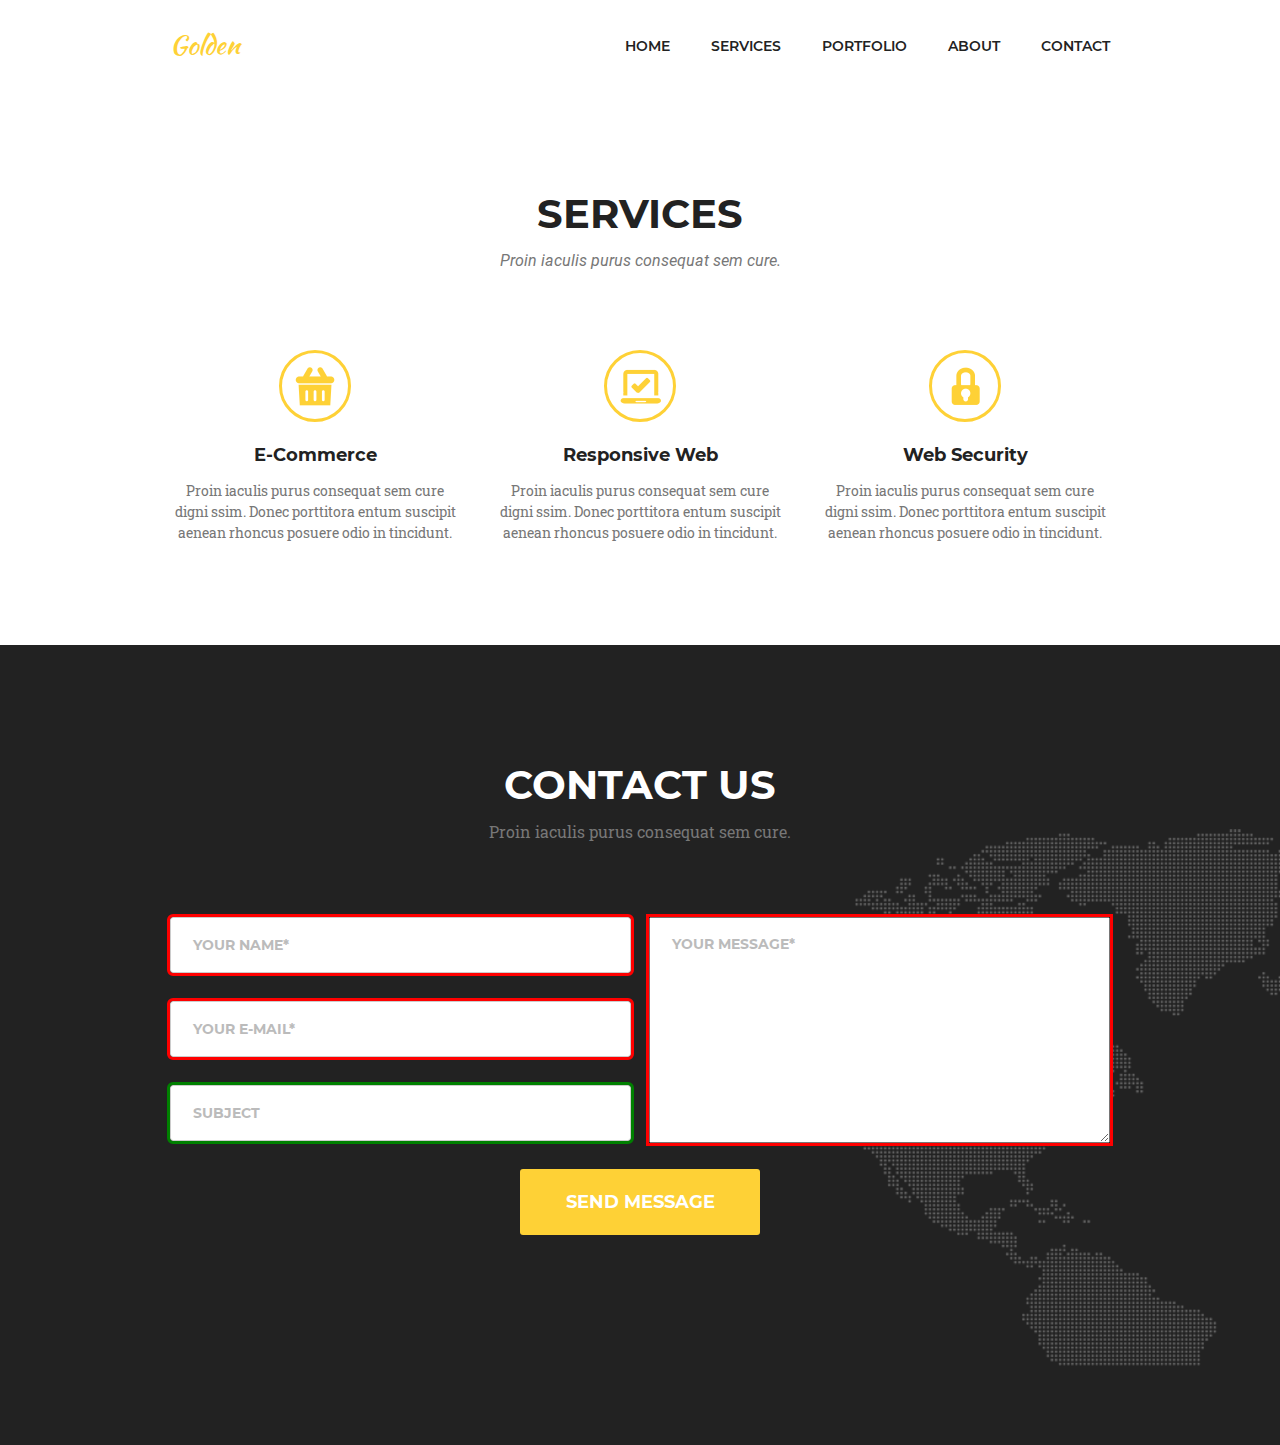
<file: module-7/index.html>
<!DOCTYPE html>
<html lang="en">
<head>
    <meta charset="UTF-8">
    <meta name="viewport" content="width=device-width, initial-scale=1.0">
    <title>Homework7</title>
    <link rel="stylesheet" href="css/reset.css">
    <link rel="stylesheet" href="css/style.css">
</head>
<body>
    <!-- START Header -->
    <header class="page__header">
        <div class="container">
            <nav class="page__nav">
                <a class="site__logo" href="">Golden
                </a>
                <ul class="site__nav">
                    <li class="site__nav-item"><a href=""> Home</a></li>
                    <li class="site__nav-item"><a href=""> Services</a></li>
                    <li class="site__nav-item"><a href=""> Portfolio</a></li>
                    <li class="site__nav-item"><a href=""> About</a></li>
                    <li class="site__nav-item"><a href=""> Contact</a></li>
                </ul>
            </nav>
        </div>
    </header>
    <!-- END HEADER -->
    <main>
    <!-- START SERVICE -->
        <section class="service">
            <div class="container"> 
                <h2 class="service__tittle">Services</h2>
                <p class="service__about">Proin iaculis purus consequat sem cure.</p>
                <ul class="service__list">
                    <li class="service__item">
                        <h3 class="service__item-tittle">E-Commerce</h3>
                        <p class="service__item-about">Proin iaculis purus consequat sem cure digni ssim. Donec porttitora entum suscipit aenean rhoncus posuere odio in tincidunt.</p>  
                    </li>
                    <li class="service__item">
                        <h3 class="service__item-tittle">Responsive Web</h3>
                        <p class="service__item-about">Proin iaculis purus consequat sem cure digni ssim. Donec porttitora entum suscipit aenean rhoncus posuere odio in tincidunt.</p>  
                    </li>
                    <li class="service__item">
                        <h3 class="service__item-tittle">Web Security</h3>
                        <p class="service__item-about">Proin iaculis purus consequat sem cure digni ssim. Donec porttitora entum suscipit aenean rhoncus posuere odio in tincidunt.</p>  
                    </li>
                </ul>
            </div>
        </section>

        <section class="contact">
            <div class="container">
                <h2 class="contact__tittle">Contact Us</h2>
                <p class="contact__about">Proin iaculis purus consequat sem cure.</p>
                <div class="form">
                    <form class="send__message" action="#">
                        <div class="div">
                        <input type="text" placeholder="Your name*" name="name" required>
                        <input type="email" placeholder="Your E-mail*" name="email" required>
                        <input type="text" placeholder="Subject" name="subject">
                        </div>
                        <textarea class="message" name="message" placeholder="Your Message*" id="" cols="" rows="" required></textarea>
                        <button class="submit">Send Message</button>
                    </form>
                </div>
            </div>
        </section>
    </main>    
</body>
</html>
</file>
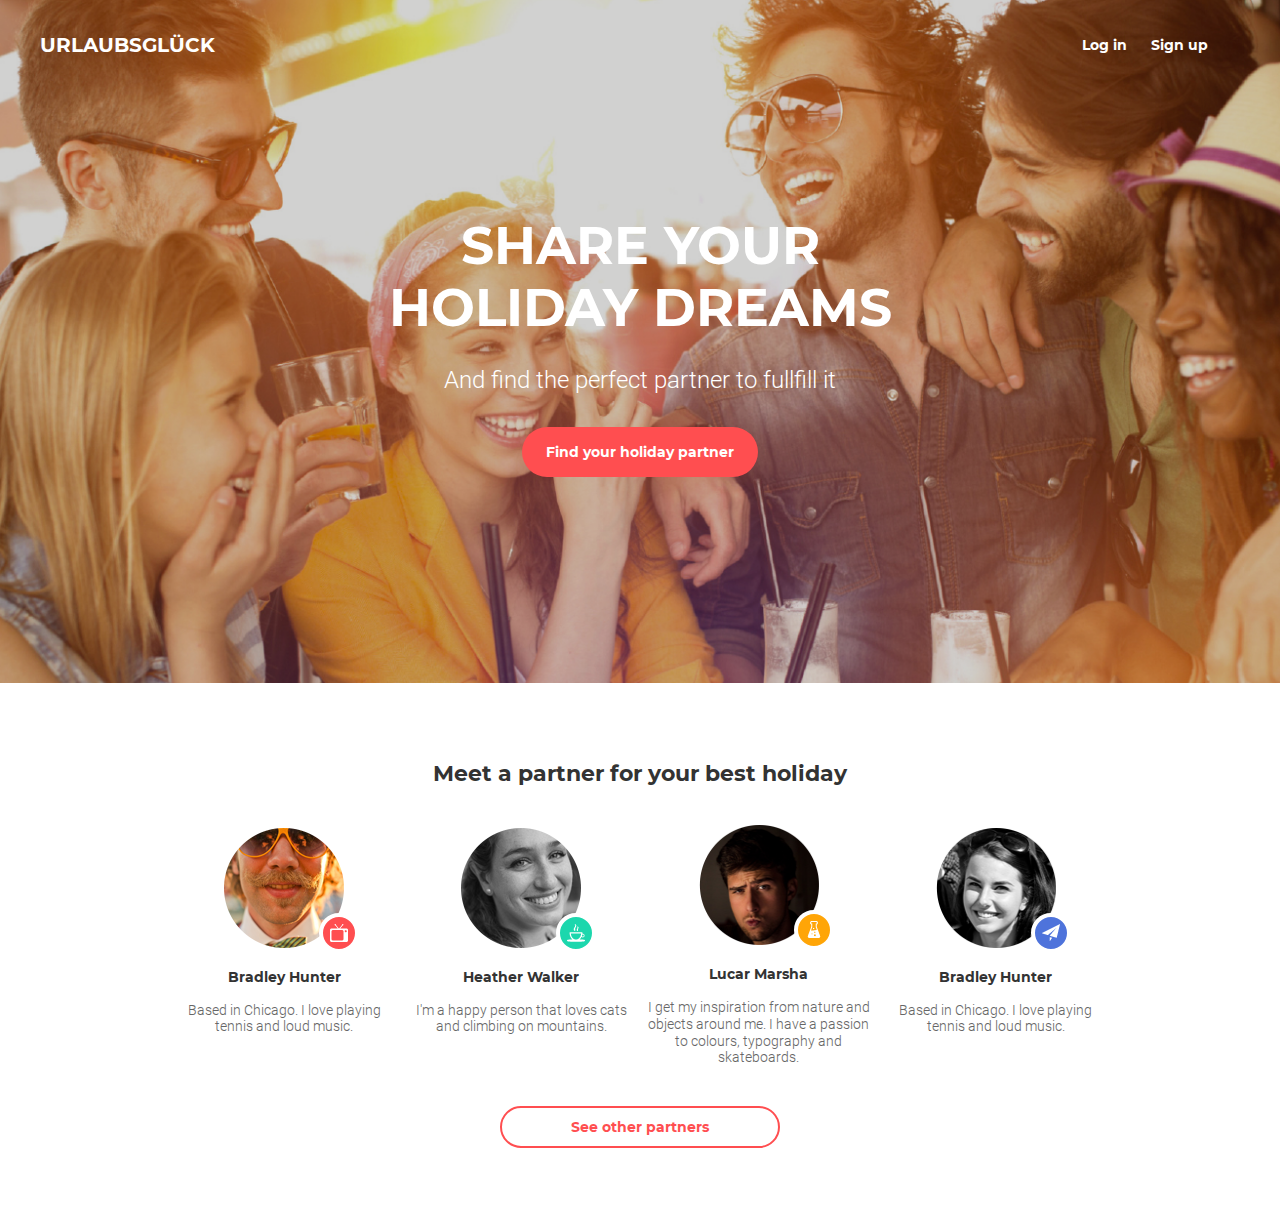
<file: module-8/index.html>
<!DOCTYPE html>
<html lang="en">
<head>
    <meta charset="UTF-8">
    <meta name="viewport" content="width=device-width, initial-scale=1.0">
    <title>Homework8</title>
    <link rel="stylesheet" href="css/fonts.css">
    <link rel="stylesheet" href="css/reset.css">
    <link rel="stylesheet" href="css/style.css">
</head>
<body>
    <!-- START HEADER -->
    <header class="header">
        <div class="container">
            <div class="header__inner">
                <a class="logo" href="">URLAUBSGLÜCK</a>
                <ul class="header__inner-list">
                    <li class="header__inner-item">
                        <a class="item-link" href="">Log in</a>
                    </li>
                    <li class="header__inner-item">
                        <a class="item-link" href="">Sign up</a>
                    </li>
                </ul>
            </div>
        </div>
        <section class="after__header">
            <div class="container">
                <h2 class="after__header-tittle">Share Your Holiday Dreams</h2>
                <p class="after__header-sub-tittle">And find the perfect partner to fullfill it</p>
                <button class="after__header-button">Find your holiday partner</button>
            </div>
        </section>
    </header>
    <!-- END HEADER -->
    
    <!-- PARTNER -->
    <main>
        <section class="partner">
            <div class="container">
                <h2 class="partner__tittle">Meet a partner for your best holiday</h2>
                <ul class="partner__list">
                    <li class="partner__item">
                        <div class="avatar__tv">
                        <img src="img/Layer 6.png" alt="" width="120" height="120">
                        </div>
                        <h3 class="partner__item-name">Bradley Hunter</h3>
                        <p class="partner__about">Based in Chicago. I love playing tennis and loud music.</p>
                    </li>
                    <li class="partner__item">
                        <div class="avatar__colba">
                        <img src="img/Layer 8.png" alt="" width="120" height="120">
                        </div>
                        <h3 class="partner__item-name">Lucar Marsha</h3>
                        <p class="partner__about">I get my inspiration from nature and objects around me. I have a passion to colours, typography and skateboards.</p>
                    </li>
                    <li class="partner__item">
                        <div class="avatar__cup">
                        <img src="img/Layer 7.png" alt="" width="120" height="120">
                        </div>
                        <h3 class="partner__item-name">Heather Walker</h3>
                        <p class="partner__about">I'm a happy person that loves cats and climbing on mountains.</p>
                    </li>
                    <li class="partner__item">
                        <div class="avatar__telega">
                        <img src="img/Layer 9.png" alt="" width="120" height="120">
                        </div>
                        <h3 class="partner__item-name">Bradley Hunter</h3>
                        <p class="partner__about">Based in Chicago. I love playing tennis and loud music.</p>
                    </li>
                </ul>
                <button>See other partners</button>
            </div>
        </section>    
    </main>
</body>
</html>
</file>
<file: module--9/css/fonts.css>
@font-face {
  font-family: "Montserrat-Bold";
  src: url("../fonts/Montserrat-Bold.woff");
  font-weight: normal;
  font-style: normal;
}

@font-face {
  font-family: "Montserrat-Regular";
  src: url("../fonts/Montserrat-Regular.woff");
  font-weight: normal;
  font-style: normal;
}

@font-face {
  font-family: "Roboto-Regular";
  src: url("../fonts/Roboto-Regular.woff");
  font-weight: normal;
  font-style: normal;
}

@font-face {
  font-family: "Roboto-Light";
  src: url("../fonts/Roboto-Light.woff");
  font-weight: normal;
  font-style: normal;
}
</file>
<file: module--9/css/style.css>
img {
  display: block;
  max-width: 100%;
  margin: 0 auto;
}

:root {
  --color_white: #ffffff;
  --color_red: #ff4e50;
  --color_black: #333333;
  --color-gray: #666666;
  --color-yellow: #ffa507;
  --color-seagreen: #1cd7ad;
  --color-blue: #4e73db;
}


.my_row {
  justify-content: center;
}

.my_col{
  text-align: center;
}

.cover {
  background-image: url("../img/Vector\ Smart\ Object2.png");
  background-position: 51.5%;
  background-size: cover;
  background-repeat: no-repeat;
}

.header {
  height: 540px;
}

.my_col_header {
  padding-top: 24px;
  padding-bottom: 132px;
}

.logo {
  font-family: "Montserrat-Bold";
  color: var(--color_white);
  font-size: 20px;
  text-transform: uppercase;
  text-decoration: none;
}

.item_link {
  font-family: "Montserrat-Bold";
  color: var(--color_white);
  font-weight: 700;
  text-decoration: none;
  font-size: 14px;
  border-radius: 50px;
  padding: 5px 10px;
  border: 2px solid transparent;
}

.item_link:hover {
  border: 2px solid var(--color_white);
}

.after_header_title {
  font-family: "Montserrat-Bold";
  color: var(--color_white);
  font-size: 28px;
  margin-bottom: 14px;
  text-transform: uppercase;
  line-height: 1.2;
}

.after_header_sub_title {
  font-family: "Roboto-Light";
  color: var(--color_white);
  width: 222px;
  font-size: 18px;
  margin: 0 auto; 
  padding-bottom: 20px;
  line-height: 1.2;
}

.find_holiday {
  font-family: "Montserrat-Bold";
  background-color: var(--color_red);
  color: var(--color_white);
  margin: 0 auto;
  border: none;
  border-radius: 50px;
  font-size: 14px;
  padding: 15px 50px;
  cursor: pointer;
}

.find_holiday:hover {
  background-color: var(--color_white);
  color: var(--color_red);
}

/* PARTNER */

.partner_title {
  font-family: "Montserrat-Bold";
  color: var(--color_black);
  font-size: 22px;
  text-align: center;
  line-height: 1.2;
  margin-top: 70px;
  margin-bottom: 20px;
}

.col_item {
  margin-bottom: 30px;
}

.col_item:last-child {
  margin-bottom: 0;
}

.avatar_tv {
  position: relative;
  width: 210px;
  margin: 0 auto;
}

.avatar_tv::before {
  position: absolute;
  display: block;
  content: "";
  background-color: var(--color_red);
  width: 32px;
  height: 32px;
  border: 4px solid var(--color_white);
  border-radius: 100%;
  top: 85px;
  right: 40px;
  background-image: url("../icons/tv.png");
  background-repeat: no-repeat;
  background-position: center;
}

.avatar_colb {
  position: relative;
  width: 210px;
  margin: 0 auto;
}

.avatar_colb::before {
  position: absolute;
  display: block;
  content: "";
  background-color: var(--color-yellow);
  width: 32px;
  height: 32px;
  border: 4px solid var(--color_white);
  border-radius: 100%;
  top: 85px;
  right: 40px;
  background-image: url("../icons/colb.png");
  background-repeat: no-repeat;
  background-position: center;
}

.avatar_cup {
  position: relative;
  width: 210px;
  margin: 0 auto;
}

.avatar_cup::before {
  position: absolute;
  display: block;
  content: "";
  background-color: var(--color-seagreen);
  width: 32px;
  height: 32px;
  border: 4px solid var(--color_white);
  border-radius: 100%;
  top: 85px;
  right: 40px;
  background-image: url("../icons/cup.png");
  background-repeat: no-repeat;
  background-position: 50% 40%;
}

.avatar_letter {
  position: relative;
  width: 210px;
  margin: 0 auto;
}

.avatar_letter::before {
  position: absolute;
  display: block;
  content: "";
  background-color: var(--color-blue);
  width: 32px;
  height: 32px;
  border: 4px solid var(--color_white);
  border-radius: 100%;
  top: 85px;
  right: 40px;
  background-image: url("../icons/letter.png");
  background-repeat: no-repeat;
  background-position: 44% 50%;
}

.partner_name {
  font-family: "Montserrat-Bold";
  color: var(--color_black);
  font-size: 14px;
  padding-top: 22px;
  padding-bottom: 18px;
}

.partner_about {
  font-family: "Roboto-Light";
  color: var(--color-gray);
  font-size: 14px;
  line-height: 1.2;
  padding-bottom: 30px;
}

.see_other {
  font-family: "Montserrat-Bold";
  color: var(--color_red);
  background-color: transparent;
  font-size: 14px;
  border: 2px solid var(--color_red);
  border-radius: 60px;
  padding: 10px 20px;
  cursor: pointer;
}

.see_other:hover {
  background-color: var(--color_red);
  color: var(--color_white);
}

@media (min-width: 320px) {

  .flex-reverse {
    flex-direction: column-reverse;
  }

  .my_row_header {
    padding-bottom: 40px;
  }
}

@media (min-width: 748px) and (max-width: 941px) {

  .my_row {
    justify-content: space-evenly;
  }
  .flex-reverse {
    flex-direction: row;
    justify-content: space-between;
  }

  .logo {
    justify-content: space-between;
    
  }
 
  .partner_title {
    margin-bottom: 40px;
  }
}

@media (min-width: 942px){

  .my_row {
    justify-content: space-evenly;
  }

  .flex-reverse {
    flex-direction: row;
    justify-content: space-between;
  }

}
/* @import url(/css/mobile.css); */
/* @import url(/css/tablet.css); */
/* @import url(/css/desktop.css); */
</file>
<file: module-10/css/fonts.css>
@font-face {
    font-family: "Montserrat__Regular";
    src: url("../fonts/Montserrat-Regular.woff");
    font-weight: normal;
    font-style: normal;
}

@font-face {
    font-family: "Montserrat__SemiBold";
    src: url("../fonts/Montserrat-SemiBold.woff");
    font-weight: normal;
    font-style: normal;
}

@font-face {
    font-family: "Montserrat__Bold";
    src: url("../fonts/Montserrat-Bold.woff");
    font-weight: normal;
    font-style: normal;
}

@font-face {
    font-family: "Roboto__Regular";
    src: url("../fonts/Roboto-Regular.woff");
    font-weight: normal;
    font-style: normal;
}

@font-face {
    font-family: "Roboto__LightItalic";
    src: url("../fonts/Roboto-LightItalic.woff");
    font-weight: normal;
    font-style: italic;
}

@font-face {
    font-family: "KaushanScript__Regular";
    src: url("../fonts/KaushanScript-Regular.woff");
    font-weight: normal;
    font-style: normal;
}
</file>
<file: module-10/css/style.css>
:root {
    --color_white: #ffffff;
    --color_yellow: #fce38a;
    --color_black: #333333;
    --color_coral: #f38181;
    --color_lightgray: #cccccc;
    --color_gray: #999999;
    --color_seagreen: #95e1d3;
}

.container {
    width: 1201px;
    margin: 0 auto;
}

.link {
    color: var(--color_white);
    text-decoration: none;
}

.list {
    list-style: none;
    padding: 0;
    margin: 0;
}

.about {
    font-family: "Roboto__Regular", "Arial", sans-serif;
    color: var(--color_gray);
    font-size: 15px;
    line-height: 24px;
    text-align: center;
    margin: 0 auto;
}

.section__title {
    color: var(--color_black);
    font-family: "Montserrat__Bold", "Arial", sans-serif;
    font-size: 30px;
    line-height: 1.2;
    font-weight: 700;
    text-transform: uppercase;
    text-align: center;
    padding: 0;
    margin: 0;
    margin-bottom: 45px;
}

.section__title::after {
    display: block;
    content: "";
    background-color: var(--color_coral);
    height: 3px;
    width: 60px;
    margin: 35px 570px 0;
}

.section__span-title {
    display: block;
    font-family: "KaushanScript__Regular", "Arial", sans-serif;
    color: var(--color_black);
    font-weight: 400;
    font-size: 24px;
    text-transform: initial;
    line-height: 1.2;
    padding-bottom: 14px;
}

.header {
    background-image: url("../img/Layer15.jpg");
    background-position: 50% 0;
    background-repeat: no-repeat;
}

.cover {
    display: block;
    width: 100%;
    height: 100%;
    background-image: linear-gradient(to top, rgba(252, 227, 138, 0.9), rgba(243, 129, 129, 0.9));
}

.nav {
    display: flex;
    justify-content: space-between;
    height: 60px;
    padding-bottom: 160px;
}

.nav__logo {
    font-family: "Montserrat__Bold", "Arial", sans-serif;
    font-size: 30px;
    padding-left: 2px;
    align-self: center;
    line-height: 1.2;
}

.nav__list {
    display: flex;
    justify-content: space-between;
    align-self: flex-end;
    width: 620px;

}

.nav__link {
    font-family: "Montserrat__SemiBold", "Arial", sans-serif;
    font-size: 14px;
    line-height: 1.2;
    text-transform: uppercase;
    transition: 0.2s;
}

.nav__link:hover {
    color: var(--color_yellow);
}

.nav__link::after {
    background-color: transparent;
    display: block;
    content: "";
    height: 3px;
    width: 100%;
    margin-top: 10px;
    transition: 0.2s;
}

.nav__link:hover::after {
    background-color: var(--color_yellow);
}

.nav__linka {
    fill: var(--color_white);
}

.nav__linka:hover {
    fill: var(--color_yellow);
}

/* WELCOME */

.section__welcome {
    padding-bottom: 220px;
}

.section__title--welcome {
    color: var(--color_white);
    font-size: 150px;
    line-height: 140px;
    width: 820px;
    margin: 0 auto;
    margin-bottom: 100px;
}

.section__title--welcome::after {
    display: none;
}

.section__span-welcome {
    color: var(--color_white);
    font-size: 72px;
    padding-bottom: 42px;
}

.section__btn {
    display: flex;
    font-family: "Montserrat__Bold", "Arial", sans-serif;
    color: var(--color_white);
    font-weight: 700;
    background-color: transparent;
    font-size: 14px;
    line-height: 1.2;
    text-transform: uppercase;
    border: 3px solid var(--color_white);
    padding: 12px 30px;
    margin: 0 auto;
    cursor: pointer;
}

.section__btn:hover {
    background-color: var(--color_coral);
}

/* SERVICE */

.section {
    margin-bottom: 90px;
}

.section__list {
    display: flex;
    justify-content: space-between;
    flex-wrap: wrap;
}

.section__item--service {
    position: relative;
    padding-left: 82px;
    margin-bottom: 100px;
}

.section__item:nth-last-child(-n + 3) {
    margin-bottom: 0;
}

.section__icon {
    position: absolute;
    top: 0;
    left: 30px;
}

.section__item-title {
    font-family: "Montserrat__SemiBold", "Arial", sans-serif;
    color: var(--color_black);
    font-weight: 500;
    font-size: 14px;
    line-height: 1.2;
    text-transform: uppercase;
    margin: 0;
    margin-bottom: 10px;
}

.section__item-about {
    text-align: left;
    margin: 0;
    width: 300px;
}

/* TEAM */

.section__about {
    width: 980px;
    margin-bottom: 90px;
}

.section__list--team {
    display: flex;
    justify-content: space-between;
}

.section__item--team {
    width: 380px; 
}

.section__item-avatar-wrap {
    position: relative;
    box-shadow: 0 0 0 #95e1d3;
    transition: 0.2s;
}

.section__item-avatar-wrap:hover {
    transform: translate(-10px, -10px);
    box-shadow: 10px 10px #95e1d3;
}

.section__item-avatar {
    display: block;
    width: 100%;
}

.section__social-wrap {
    position: absolute;
    top: 0;
    left: 0;
    width: 100%;
    height: 100%;
    display: flex;
    justify-content: center;
    align-items: center;
    background-image: linear-gradient(to top, rgba(252, 227, 138, 0.9), rgba(243, 129, 129, 0.9));
    opacity: 0;
    transition: 0.2s;
}

.section__social-list {
    display: flex;
}

.section__social-item {
    margin-right: 1px;
    background-color: var(--color_yellow);
}

.section__social-item:last-child {
    margin-right: 0;
}

.section__social-link {
    width: 56px;
    height: 56px;
    display: flex;
    justify-content: center;
    align-items: center;
    fill: var(--color_coral);
    transition: 0.35s;
}

.section__social-link:hover {
    background-color: var(--color_coral);
    fill: var(--color_white);
}

.section__social-wrap:hover {
    opacity: 1;
}

.section__item-name {
    font-family: "Montserrat__SemiBold", "Arial", sans-serif;
    font-weight: 600;
    color: var(--color_black);
    font-size: 14px;
    line-height: 1.2;
    text-transform: uppercase;
    text-align: center;
    margin: 0;
    padding-top: 20px;
    padding-bottom: 10px;
}

.section__item-position {
    font-family: "Roboto__LightItalic", "Arial", sans-serif;
}
/* FOOTER */

.footer__content {
    border-top: 1px solid var(--color_lightgray);
    height: 64px;
    display: flex;
    position: relative;
}

.footer p {
    color: #333333;
    font-family: "Monserrat__SemiBold", "Arial", sans-serif;
    font-weight: 600;
    font-size: 14px;
    line-height: 1.2;
    margin: 0;
    padding-top: 30px;
}

.footer span {
    color: #f38181;
}

.input {
    font-family: "Roboto__LightItalic", "Arial", sans-serif;
    font-weight: 300;
    position: absolute;
    border: 1px solid var(--color_lightgray);
    top: 12px;
    right: 149px;
    width: 229px;
    height: 32px;
}

.input::placeholder {
    font-family: "Roboto__LightItalic", "Arial", sans-serif;
    font-weight: 300;
    color: var(--color_lightgray);
}

.button__subscribe {
    font-family: "Montserrat__Bold", "Arial", sans-serif;
    font-weight: 700;
    text-transform: uppercase;
    border: none;
    background-color: #95e1d3;
    color: #ffffff;
    position: absolute;
    top: 12px;
    right: 0;
    width: 150px;
    height: 36px;
    cursor: pointer;
}
</file>
<file: module-5/css/style.css>
html {
    box-sizing: border-box;
    }
    
    *,
    *::before,
    *::after {
    box-sizing: inherit;
    }

    main {
        background-color: #e9f0fd;
    }

    .clearfix::after {
        content: "";
        display: block;
        clear: both;
    }

    .container {
        width: 1110px;
        margin: 0 auto;
    }

    .page__header {
        padding-top: 34px;
        padding-bottom: 45px;
    }

    .header__logo {
        float: left;
        color: #555252;
        font-family: 'Roboto', Helvetica, sans-serif;
        font-size: 30px;
        line-height: 1;
        text-transform: uppercase;
        text-decoration: none;
    }
    
    .header__logo::first-letter {
        color: #1abc9c;
        font-weight: 700;
    }

    .page__nav {
        float: right;
    }

    .site__logo {
        display: inline-block;
    }
    
    .site__nav {
        font-family: "Open Sans", "Helvetica", sans-serif;
        min-width: 490px;
        font-size: 14px;
        margin-top: 5px;
    }


    .site__nav li {
        float: left;
        margin-right: 30px;
    }

    .site__nav li:last-child {
        margin-right: 0;
    }

    .site__nav a {
        display: block;
        font-weight: 700;
        color: #0f0101;
        line-height: 11px;
        text-decoration: none;
        text-transform: uppercase;
    }


    .site__nav a:hover {
        color: #1abc97;
    }

   .slider {
        height: 600px;
        position: relative;
   }

   .slider__cover {
       display: block;
       position: absolute;
       width: 100%;
       height: 100%;
       background-image: url('../img/students.jpg');
       background-size: cover;
       background-position: top center;
       top: 0;
       left: 0;
   }

  .slider__cover__opacity {
        background-color: rgba(0, 0, 2, 0.52);
        width: 100%;
        height: 100%;
        position: absolute;
        top: 0;
        left: 0;   
  }

  .slider__cover__container {
      position: relative;
      width: 1170px;
      height: 100%;
      margin: 0 auto;
  }

  .button__prev {
      position: absolute;
      background-color: #1abc9c;
      border: none;
      width: 105px;
      height: 105px;
      top: 225px;
      left: 30px;
  }

  .fa-chevron-left{
      position: absolute;
      height: 40px;
      top: 31px;
      transform: translateX(-50%);
  }

  .button__next {
      position: absolute;
      background-color: #1abc9c;
      border: none;
      width: 105px;
      height: 105px;
      top: 225px;
      right: 30px;
  }

  .fa-chevron-right {
      position: absolute;
      height: 40px;
      top: 31px;
      transform: translateX(-50%);
  }

  .slider__text {
      font-family: "Roboto", "Helvetica", sans-serif;
      position: absolute;
      top: 202px;
      left: 210px;
      
  }

  .slider__tittle {
      color: #ffffff;
      font-size: 60px;
      line-height: 82px;
      font-weight: 900;
      text-transform: uppercase;
  }

  .slider__desc {
      color: #ffffff;
      font-size: 24px;
      line-height: 54px;
      font-weight: 300;
      text-transform: uppercase;
  }

    .collection {
       font-family: "Roboto", "Helvetica", sans-serif;
       padding-top: 94px;
       padding-bottom: 100px;
   }

   .collection h2 {
       color: #515151;
       font-size: 48px;
       line-height: 34px;
       font-weight: 900;
       text-transform: uppercase;
       text-align: center;
       margin-bottom: 110px;
   }

   .collection h2::after {
       display: table;
       content: "";
       background-color: #1abc9a;
       width: 164px;
       height: 7px;
       margin: 32px 503px 0;
   }

   .collection__list {
       width: 1110px;
       font-size: 18px;
   }

   .collection__item {
       float: left;
       margin-right: 30px;
       margin-bottom: 0;  
   }

   .collection__item:nth-child(4n) {
    margin-right: 0;
}

.collection__item:nth-last-child(- n + 4) {
   margin-bottom: 0;  
}

   .collection__item button {
    text-decoration: none;
   }

   .card__content {
       position: relative;
   }

   .card__background {
       position: absolute;
       background-color: rgba(0, 0, 0, 0.55);
       width: 235px;
       height: 260px;
       top: 10px;
       left: 10px;
       opacity: 0;  
   }

   .collection__item:hover .card__background {
       opacity: 1;
       cursor: pointer;
   }

   .icons button:hover {
       background-color: #1abc9c;
   }

   .icons__basket button:hover {
       background-color: #1abc9c;
   }

   
   .collection__item:hover .collection__desc {
        background-color: #1abc9c;
   }

   .icons {
       position: absolute;
       top: 80px;
       left: 35px;
       font-size: 0;
   }

   .icons li {
       display: inline-block;
       margin-right: 8px;
   }

   .icons button {
       background-color: transparent;
       display: block;
       border: 2px solid #ffffff;
       width: 50px;
       height: 50px;
   }

   .fa-heart {
       position: absolute;
       height: 24px;
       top: 14px;
       transform: translateX(-50%);
   }

   .fa-random {
       position: absolute;
       height: 24px;
       top: 14px;
       transform: translateX(-50%);
   }

   .fa-clock {
       position: absolute;
       height: 24px;
       top: 14px;
       transform: translateX(-50%);
   }

   .fa-shopping-cart {
       position: absolute;
       height: 24px;
       top: 14px;
       transform: translateX(-260%);
   }

   .icons__basket {
       font-family: "Open Sans", "Helvetica", sans-serif;
       position: absolute;
       bottom: 75px;
       left: 35px;
   }

   .icons__basket button {
       background-color: #323232;
       color: #ffffff;
       display: block;
       border: 2px solid #ffffff;
       width: 166px;
       height: 50px;
       text-decoration: none;
   }

   .icons__basket p {
       font-size: 14px;
       font-weight: 400;
       padding-top: 5px;
       padding-left: 40px;
       text-transform: uppercase;
   }

   .collection__cover {
       display: block;
       width: 100%;
   }

   .collection__desc {
    display: block;
    background-color: #323232;
    color: #ffffff;
    font-weight: 900;
    line-height: 41px;
    text-transform: uppercase;
   }

   .collection__name {
    float: left;
    padding-left: 15px;
   }

   .collection__price {
    float: right;
    height: 100%;
    padding-left: 15px;
    padding-right: 15px;
    background-color: rgba(255, 255, 255, 0.4);
   }

   .page__footer {
    font-family: "Open Sans", "Helvetica", sans-serif;
    background-color: #323232;  
    text-align: center;
    padding-top: 35px;
    padding-bottom: 30px;
   }

   .white {
    font-size: 16px;
    line-height: 28px;
    font-weight: 400;
    color: #fefefe;
   }

   .green {
    font-size: 16px;
    line-height: 28px;
    font-weight: 400;
    color: #46bfa9;
   }
</file>
<file: module-6/css/style.css>
html {
    box-sizing: border-box;
}
    
    *,
    *::before,
    *::after {
    box-sizing: inherit;
}

:root {
    --font_montserrat: "Montserrat", "Helvetica", sans-serif;
    --font_roboto: "Roboto", "Helvetica", sans-serif;
    --font_kaushan: "Kaushan Script", "Helvetica", cursive;
}

.container {
    width: 1200px;
    margin: 0 auto;
}

.page__header {
    font-family: var(--font_montserrat);
    padding-top: 26px;
    padding-bottom: 112px;
}

.page__nav {
    display: flex;
    justify-content: space-between;
    flex-wrap: wrap;
    align-items: center;
}

.site__logo {
    color: #95e1d3;
    font-size: 30px;
    line-height: 1.2;
    font-weight: 700;
    text-decoration: none;
}


.site__nav-list {
    display: flex;
    justify-content: space-between;
    font-size: 14px;
    min-width: 490px;
    height: 15px;
}

.site__nav-item {
    font-weight: 700;
}

.site__nav-item a {
    color: #95e1d3;
    text-transform: uppercase;
    text-decoration: none;
    transition: 0.2s;
}

.site__nav-item a:hover {
    color: #f38181;
}

.site__nav-item a:hover::after {
    display: table;
    content: "";
    background-color: #f38181;
    width: 100%;
    height: 3px;
    margin-top: 8px;
    transition: 0.2s;
}

.service {
    padding-bottom: 92px;
}

.service__tittle {
    color: #333333;
    font-family: var(--font_montserrat);
    font-weight: 700;
    font-size: 30px;
    line-height: 1.2;
    text-transform: uppercase;
    text-align: center;
    margin-bottom: 46px;
}

.service span {
    display: block;
    color: #333333;
    font-family: var(--font_kaushan);
    font-weight: 400;
    font-size: 24px;
    line-height: 1.2;
    padding-bottom: 18px; 
    text-align: center;
    text-transform: none;
}

.service__tittle::after{
    display: block;
    content: "";
    background-color: #f38181;
    width: 60px;
    height: 3px;
    margin-left: 571px;
    margin-top: 40px;
}

.service__list {
    display: flex;
    flex-wrap: wrap;
    justify-content: space-between;
}

.service__item {
    position: relative;
    width: 382px;
    min-height: 75px;
    padding-left: 82px;
    margin-bottom: 100px;
}

.service__item:nth-last-child(-n + 3) {
    margin-bottom: 0;
}

.icon {
    position: absolute;
    left: 30px;
    top: 0;
}

.service__name {
    color: #333333;
    font-family: var(--font_montserrat);
    font-weight: 400;
    font-size: 14px;
    line-height: 1.2;
    text-transform: uppercase;
    position: absolute;
    width: 300px;
}

.service__about {
    color: #999999;
    font-family: var(--font_roboto);
    font-weight: 400;
    font-size: 15px;
    line-height: 24px;
    position: absolute;
    top: 32px;
    width: 300px;
}

.team {
    padding-bottom: 80px;
}

.team__tittle {
    color: #333333;
    font-family: var(--font_montserrat);
    font-weight: 700;
    font-size: 30px;
    line-height: 1.2;
    text-transform: uppercase;
    text-align: center;
    margin-bottom: 46px;
}

.team span {
    display: block;
    color: #333333;
    font-family: var(--font_kaushan);
    font-weight: 400;
    font-size: 24px;
    line-height: 1.2;
    padding-bottom: 18px; 
    text-align: center;
    text-transform: none;
}

.team__tittle::after {
    display: block;
    content: "";
    background-color: #f38181;
    width: 60px;
    height: 3px;
    margin-left: 571px;
    margin-top: 40px;
}

.team__tittle-about {
    color: #999999;
    font-family: var(--font_roboto);
    font-weight: 400;
    font-size: 15px;
    line-height: 24px;
    width: 980px;
    margin-left: 112px;
    text-align: center;
    margin-bottom: 92px;
}

.team__list {
    display: flex;
    justify-content: space-between;
}

.team__item {
    width: 380px;
}

.team__avatar-wrap {
    position: relative;
    box-shadow: 0 0 0 #95e1d3;
    transition: 0.2s;
}

.team__item:hover .team__avatar-wrap {
    transform: translate(-10px, -10px);
    box-shadow: 10px 10px #95e1d3;
}

.team__avatar {
    display: block;
    width: 100%;
}

.team__social-wrap {
    position: absolute;
    top: 0;
    left: 0;
    display: flex;
    justify-content: center;
    align-items: center;
    width: 100%;
    height: 100%;
    opacity: 0;
    transition: 0.2s 0.2s;
    background-image: linear-gradient(to bottom, rgba(252, 227, 138, 0.9), rgba(243, 129, 129, 0.9));
}

.team__item:hover .team__social-wrap {
    opacity: 1;
}

.team__social-list {
    display: flex;
    max-width: 90%;
}

.team__social-item {
    display: flex;
    justify-content: center;
    align-items: center;
    background-color: #fce38a;
    
    margin-right: 1px;
}

.team__social-link-facebook {
    background-image: url("../icons/facebook.png");
    background-repeat: no-repeat;
    background-position: center;
    width: 55px;
    height: 56px;
}

.team__social-link-twitter {
    background-image: url("../icons/twitter.png");
    background-repeat: no-repeat;
    background-position: center;
    width: 55px;
    height: 56px;
}

.team__social-link-pinterest {
    background-image: url("../icons/pinterest.png");
    background-repeat: no-repeat;
    background-position: center;
    width: 55px;
    height: 56px;
}

.team__social-link-instagram {
    background-image: url("../icons/instagram.png");
    background-repeat: no-repeat;
    background-position: center;
    width: 55px;
    height: 56px;
}

.team__social-item:last-child {
    margin-right: 0;
}

.team__social-item:hover {
    background-color: #95e1d3;
}

.team__social-link {
    width: 55px;
    height: 56px;
}

.team__item-name {
    color: #333333;
    font-family: var(--font_montserrat);
    font-weight: 400;
    font-size: 14px;
    line-height: 5;
    text-transform: uppercase;
    text-align: center;
}

.team__item-position {
    color: #999999;
    font-family: var(--font_roboto);
    font-weight: 300;
    font-style: italic;
    text-align: center;
    
}

.footer__content {
    height: 64px;
    border-top: 1px solid #999999;
    display: flex;
    position: relative;
}

.page__footer p {
    color: #333333;
    font-family: var(--font_montserrat);
    font-weight: 400;
    font-size: 14px;
    line-height: 1.2;
    padding-top: 20px;
}

.page__footer span {
    color: #f38181;
}

.input {
    font-family: var(--font_roboto);
    font-weight: 300;
    font-style: italic;
    position: absolute;
    color: #cccccc;
    top: 12px;
    right: 149px;
    width: 229px;
    height: 40px;
}

.button__subscribe {
    font-family: var(--font_montserrat);
    font-weight: 700;
    text-transform: uppercase;
    border: none;
    background-color: #95e1d3;
    color: #ffffff;
    position: absolute;
    top: 12px;
    right: 0;
    width: 150px;
    height: 40px;
}
</file>
<file: module-7/css/style.css>
@font-face {
    font-family: "Montserrat__Bold";
    src: url("../fonts/montserrat/Montserrat-Bold.woff"),
         url("../fonts/montserrat/Montserrat-Bold.woff2");
    font-weight: normal;
    font-style: normal;
}

@font-face {
    font-family: "Montserrat__Semi-Bold";
    src: url("../fonts/montserrat/Montserrat-SemiBold.woff"),
         url("../fonts/montserrat/Montserrat-SemiBold.woff2");
    font-weight: normal;
    font-style: normal;
}

@font-face {
    font-family: "RobotoSlab__Regular";
    src: url("../fonts/robotos/RobotoSlab-Regular.woff"),
         url("../fonts/robotos/RobotoSlab-Regular.woff2");
    font-weight: normal;
    font-style: normal;
}

@font-face {
    font-family: "Roboto__Italic";
    src: url("../fonts/roboto/Roboto-Italic.woff"),
         url("../fonts/roboto/Roboto-Italic.woff2");
    font-weight: normal;
    font-style: italic;
}

@font-face {
    font-family: "KaushanScript";
    src: url("../fonts/kaushan/KaushanScript-Regular.woff"),
         url("../fonts/kaushan/KaushanScript-Regular.woff2");
    font-weight: normal;
    font-style: italic;
}

:root {
    --color__yellow: #fed136;
    --color__black: #222222;
    --color__white: #ffffff;
    --color__grey: #777777;
    --color__white-grey: #bbbbbb;
}

.container {
    width: 940px;
    margin: 0 auto;
}

.page__header {
    padding-top: 25px;
    padding-bottom: 110px;
}

.page__nav {
    display: flex;
    justify-content: space-between;
}

.site__nav {
    display: flex;
    justify-content: space-between;
    align-items: center;
    min-width: 485px;
}

.site__logo {
    font-family: "KaushanScript", "Helvetica", sans-serif;
    color: var(--color__yellow);
    font-size: 26px;
    line-height: 41px;
    text-decoration: none;
}

.site__nav a {
    font-family: "Montserrat__Semi-Bold", "Arial", sans-serif;
    color: var(--color__black);
    font-size: 14px;
    text-decoration: none;
    text-transform: uppercase;
    font-weight: 600;
}

.site__nav-item a:hover {
    color: var(--color__yellow);
}

.service {
    padding-bottom: 102px;
}

.service__tittle {
    font-family: "Montserrat__Bold", "Arial", sans-serif;
    color: var(--color__black);
    font-size: 40px;
    line-height: 75px;
    text-transform: uppercase;
    text-align: center;
}

.service__about {
    font-family: "Roboto__Italic", "Arial", sans-serif;
    color: var(--color__grey);
    font-size: 16px;
    line-height: 1.2;
    text-align: center;
    margin-bottom: 80px;
}

.service__list {
    display: flex;
    justify-content: space-between;
}

.service__item {
    width: 290px;
    text-align: center;
}

.service__item::before {
    display: flex;
    content: "";
    margin: 0 auto;
    background-color: transparent;
    width: 66px;
    height: 66px;
    border: 3px solid var(--color__yellow);
    border-radius: 100%;
    background-image: url("../icons/Icon-Basket.png");
    background-repeat: no-repeat;
    background-position: center;
}

.service__item:nth-child(2n)::before {
    background-image: url("../icons/Icon-Laptop.png");
}

.service__item:nth-child(3n)::before {
    background-image: url("../icons/Icon-Locked.png");
}

.service__item-tittle {
    font-family: "Montserrat__Bold", "Arial", sans-serif;
    color: var(--color__black);
    font-size: 18px;
    padding-top: 24px;
    padding-bottom: 16px;
}

.service__item-about {
    font-family: "RobotoSlab__Regular", "Arial", sans-serif;
    color: var(--color__grey);
    font-size: 14px;
    line-height: 1.5;
}

.contact {
    padding-top: 102px;
    background-color: var(--color__black);
    background-image: url("../img/Map\ Image.png");
    background-repeat: no-repeat;
    background-position: 100% 70%;
}

.contact__tittle {
    font-family: "Montserrat__Bold", "Arial", sans-serif;
    color: var(--color__white);
    font-size: 40px;
    line-height: 75px;
    text-transform: uppercase;
    text-align: center;
}

.contact__about {
    font-family: "RobotoSlab__Regular", "Arial", sans-serif;
    color: var(--color__grey);
    font-size: 16px;
    line-height: 1.2;
    text-align: center;
    margin-bottom: 76px;
}

.send__message {
    display: flex;
    justify-content: space-between;
    flex-wrap: wrap;
    width: 940px;
    padding-bottom: 210px;
}

.div input {
    display: flex;
    width: 455px;
    height: 52px;
    margin-bottom: 28px;
    border-radius: 3px;
    border: 1px solid #cccccc;
}

.send__message input::placeholder {
    font-family: "Montserrat__Bold", "Arial", sans-serif;
    color: var(--color__white-grey);
    font-size: 14px;
    padding-left: 20px;
    text-transform: uppercase;
}

.send__message input:valid {
    outline: 3px solid green;
}

.send__message input:invalid {
    outline: 3px solid red;
}

textarea {
    width: 455px;
    height: 220px;
}

textarea::placeholder {
    font-family: "Montserrat__Bold", "Arial", sans-serif;
    color: var(--color__white-grey);
    font-size: 14px;
    padding-left: 20px;
    text-transform: uppercase;
    padding-top: 15px;
}

textarea:valid {
    outline: 3px solid green;
}

textarea:invalid {
    outline: 3px solid red;
}

.send__message button {
    margin: 0 auto;
    font-family: "Montserrat__Bold", "Arial", sans-serif;
    background-color: var(--color__yellow);
    color: var(--color__white);
    width: 240px;
    height: 66px;
    font-size: 18px;
    text-transform: uppercase;
    border: none;
    border-radius: 3px;
    cursor: pointer;
}
</file>
<file: module-8/css/fonts.css>
@font-face {
    font-family: "Montserrat__Bold";
    src: url("../fonts/Montserrat-Bold.woff");
    font-weight: normal;
    font-style: normal;
}

@font-face {
    font-family: "Montserrat__Regular";
    src: url("../fonts/Montserrat-Regular.woff");
    font-weight: normal;
    font-style: normal;
}

@font-face {
    font-family: "Roboto__Light";
    src: url("../fonts/Roboto-Light.woff");
    font-weight: normal;
    font-style: normal;
}

@font-face {
    font-family: "Roboto__Regular";
    src: url("../fonts/Roboto-Regular.woff");
    font-weight: normal;
    font-style: normal;
}
</file>
<file: module-8/css/style.css>
@import url("../css/mobile.css");
@import url("../css/tablet.css");
@import url("../css/desktop.css");
</file>
<file: module-4/css/style.css>
body {
    font-family: 'Open Sans', Helvetica, sans-serif;
    counter-reset: count-products;
}

.clearfix::after {
    content: '';
    display: block;
    clear: both;
}

.wrapper {
    width: 100%;
    max-width: 1142px;
    padding-left: 15px;
    padding-right: 15px;
    margin: auto;
    box-sizing: border-box;
}

::selection {
    background-color: #000;
    color: #fff;   
}

.h2 {
    margin-bottom: 80px;
    color: #515151;
    font-family: 'Roboto', Helvetica, sans-serif;
    font-size: 48px;
    font-weight: 700;
    line-height: 1.2;
    text-align: center;
    text-transform: uppercase;
}

.h2::after {
    content: '';
    display: block;
    width: 165px;
    height: 8px;
    margin: 25px auto 0;
    background-color: #1abc9c;
}

.sc {
    padding-bottom: 75px;
}

/* .container {

} */

.header {
    padding-top: 77px;
    padding-bottom: 65px;
}

.header__logo {
    float: left;
    color: #555252;
    font-family: 'Roboto', Helvetica, sans-serif;
    font-size: 30px;
    line-height: 1;
    text-transform: uppercase;
}

.header__logo::first-letter {
    color: #1abc9c;
    font-weight: 700;
}

.header__nav {
    float: right;
}

.header__nav-list {
    list-style: none;
    text-align: center;
    font-size: 0;
}

.header__nav-item {
    float: left;
    margin-right: 35px;
    font-size: 16px;
}

.header__nav-item:last-child {
    margin-right: 0;
}

.header__nav-link {
    color: #0f0101;
    font-size: 14px;
    font-weight: 700;
    text-transform: uppercase;
    text-decoration: none;
}

.header__nav-link:hover {
    color: #1abc9c;
}

.products__item {
    counter-increment: count-products;
    float: left;
    width: 255px;
    margin-right: 30px;
    margin-bottom: 30px;
    cursor: pointer;
}

.products__item:hover .products__desc {
    background-color: #1abc9c;
}

.products__item:nth-child(4n) {
    margin-right: 0;
}

.products__item:nth-last-child(-n + 4) {
    margin-bottom: 0;
}

.products__cover {
    display: block;
    width: 100%;
}

.products__desc {
    background-color:#323232;
    color: #fff;
    font-size: 18px;
    line-height: 41px;
    font-weight: 700;
    text-transform: uppercase;
}

.products__name {
    float: left;
    padding-left: 15px;
}

.products__name::before {
    content: counter(count-products);
    margin-right: 5px;
}

.products__price {
    float: right;
    padding-left: 15px;
    padding-right: 15px;
    background-color: rgba(255,255,255,0.4);
}

.news__item {
    float: left;
    width: 350px;
    margin-right: 30px;
    margin-bottom: 30px;
}

.news__item:nth-child(3n) {
    margin-right: 0;
}

.news__item:nth-last-child(-n + 3) {
    margin-bottom: 0;
}

.news__cover {
    display: block;
    width: 100%;
    margin-bottom: 16px;
    transition: all 0.35s;
}

.news__title {
    color: #555252;
    margin-bottom: 40px;
    font-size: 18px;
    line-height: 26px;
    font-weight: 500;
}

.news__title::after {
    content: '';
    display: block;
    width: 137px;
    height: 4px;
    margin-top: 8px;
    background-color: #1abc9c;
}

.news__text {
    margin-bottom: 14px;
    font-size: 14px;
    line-height: 26px;
}

.news__link {
    display: inline-block;
    padding: 20px 43px 18px;
    border-radius: 3px;
    background-color: #4ec6ab;
    color: #fff;
}

.news__link:hover {
    background-color: #000;
}
</file>
